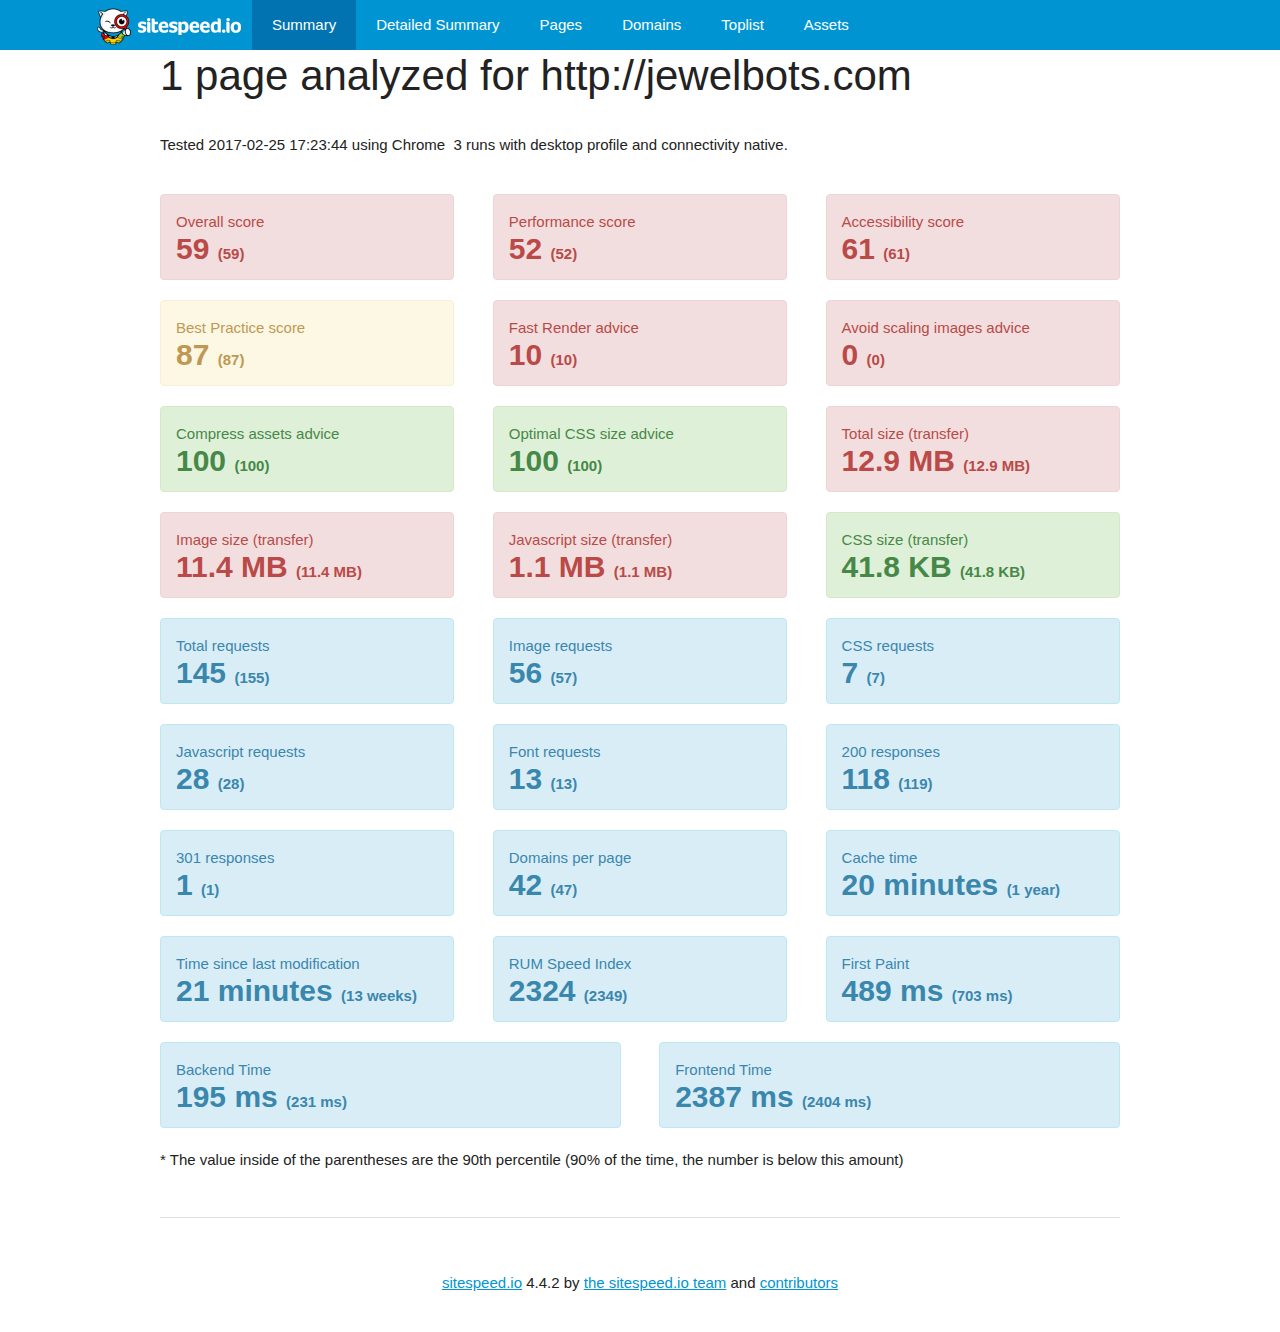
<file: sitespeed-result/jewelbots.com/2017-02-25-17-23-44/index.html>
<!DOCTYPE html><html lang="en"><head><meta charset="utf-8"><meta name="viewport" content="width=device-width, initial-scale=1"><title>Summary of the sitespeed.io result</title><meta name="description" content="Executive summary of the sitespeed.io result. Act on red/yellow/green."><meta name="robots" content="noindex"><link rel="stylesheet" href="css/index.min.css"><link rel="apple-touch-icon-precomposed" sizes="144x144" href="img/ico/sitespeed.io-144.png"><link rel="apple-touch-icon-precomposed" sizes="114x114" href="img/ico/sitespeed.io-114.png"><link rel="apple-touch-icon-precomposed" sizes="72x72" href="img/ico/sitespeed.io-72.png"><link rel="apple-touch-icon-precomposed" href="img/ico/sitespeed.io-57.png"><link rel="shortcut icon" href="img/ico/sitespeed.io.ico"></head><body><div class="darkblue nav"><div class="navgrid"><div class="logo"><a href="https://www.sitespeed.io"><img class="navbar-brand" src="img/sitespeed.io-logo.png" width="162" height="50" alt="sitespeed.io logo"></a></div><ul><li><a class="active" href="index.html">Summary</a></li><li><a href="detailed.html">Detailed Summary</a></li><li><a href="pages.html">Pages</a></li><li><a href="domains.html">Domains</a></li><li><a href="toplist.html">Toplist</a></li><li><a href="assets.html">Assets</a></li></ul></div></div><div class="container"><h2 class="url">1 page analyzed for http://jewelbots.com</h2><p class="small">Tested 2017-02-25 17:23:44 using Chrome &nbsp;3 runs with desktop profile and connectivity native.</p><div class="row"><div class="one-third column"><a class="summaries" href="help.html#overallScore"><div class="summarybox error">Overall score<div class="summarynumber">59&nbsp;<span class="summarysmall">(59)</span></div></div></a></div><div class="one-third column"><a class="summaries" href="help.html#performanceScore"><div class="summarybox error">Performance score<div class="summarynumber">52&nbsp;<span class="summarysmall">(52)</span></div></div></a></div><div class="one-third column"><a class="summaries" href="help.html#accessibilityScore"><div class="summarybox error">Accessibility score<div class="summarynumber">61&nbsp;<span class="summarysmall">(61)</span></div></div></a></div></div><div class="row"><div class="one-third column"><a class="summaries" href="help.html#bestPracticeScore"><div class="summarybox warning">Best Practice score<div class="summarynumber">87&nbsp;<span class="summarysmall">(87)</span></div></div></a></div><div class="one-third column"><a class="summaries" href="help.html#fastRender"><div class="summarybox error">Fast Render advice<div class="summarynumber">10&nbsp;<span class="summarysmall">(10)</span></div></div></a></div><div class="one-third column"><a class="summaries" href="help.html#avoidScalingImages"><div class="summarybox error">Avoid scaling images advice<div class="summarynumber">0&nbsp;<span class="summarysmall">(0)</span></div></div></a></div></div><div class="row"><div class="one-third column"><a class="summaries" href="help.html#compressAssets"><div class="summarybox ok">Compress assets advice<div class="summarynumber">100&nbsp;<span class="summarysmall">(100)</span></div></div></a></div><div class="one-third column"><a class="summaries" href="help.html#optimalCssSize"><div class="summarybox ok">Optimal CSS size advice<div class="summarynumber">100&nbsp;<span class="summarysmall">(100)</span></div></div></a></div><div class="one-third column"><a class="summaries" href="help.html#pageSize"><div class="summarybox error">Total size (transfer)<div class="summarynumber">12.9 MB&nbsp;<span class="summarysmall">(12.9 MB)</span></div></div></a></div></div><div class="row"><div class="one-third column"><a class="summaries" href="help.html#imageSize"><div class="summarybox error">Image size (transfer)<div class="summarynumber">11.4 MB&nbsp;<span class="summarysmall">(11.4 MB)</span></div></div></a></div><div class="one-third column"><a class="summaries" href="help.html#javascriptSize"><div class="summarybox error">Javascript size (transfer)<div class="summarynumber">1.1 MB&nbsp;<span class="summarysmall">(1.1 MB)</span></div></div></a></div><div class="one-third column"><a class="summaries" href="help.html#cssSize"><div class="summarybox ok">CSS size (transfer)<div class="summarynumber">41.8 KB&nbsp;<span class="summarysmall">(41.8 KB)</span></div></div></a></div></div><div class="row"><div class="one-third column"><div class="summarybox info">Total requests<div class="summarynumber">145&nbsp;<span class="summarysmall">(155)</span></div></div></div><div class="one-third column"><div class="summarybox info">Image requests<div class="summarynumber">56&nbsp;<span class="summarysmall">(57)</span></div></div></div><div class="one-third column"><div class="summarybox info">CSS requests<div class="summarynumber">7&nbsp;<span class="summarysmall">(7)</span></div></div></div></div><div class="row"><div class="one-third column"><div class="summarybox info">Javascript requests<div class="summarynumber">28&nbsp;<span class="summarysmall">(28)</span></div></div></div><div class="one-third column"><div class="summarybox info">Font requests<div class="summarynumber">13&nbsp;<span class="summarysmall">(13)</span></div></div></div><div class="one-third column"><div class="summarybox info">200 responses<div class="summarynumber">118&nbsp;<span class="summarysmall">(119)</span></div></div></div></div><div class="row"><div class="one-third column"><div class="summarybox info">301 responses<div class="summarynumber">1&nbsp;<span class="summarysmall">(1)</span></div></div></div><div class="one-third column"><div class="summarybox info">Domains per page<div class="summarynumber">42&nbsp;<span class="summarysmall">(47)</span></div></div></div><div class="one-third column"><div class="summarybox info">Cache time<div class="summarynumber">20  minutes&nbsp;<span class="summarysmall">(1  year)</span></div></div></div></div><div class="row"><div class="one-third column"><div class="summarybox info">Time since last modification<div class="summarynumber">21  minutes&nbsp;<span class="summarysmall">(13  weeks)</span></div></div></div><div class="one-third column"><a class="summaries" href="help.html#rumSpeedIndex"><div class="summarybox info">RUM Speed Index<div class="summarynumber">2324&nbsp;<span class="summarysmall">(2349)</span></div></div></a></div><div class="one-third column"><a class="summaries" href="help.html#firstPaint"><div class="summarybox info">First Paint<div class="summarynumber">489 ms&nbsp;<span class="summarysmall">(703 ms)</span></div></div></a></div></div><div class="row"><div class="one-half column"><a class="summaries" href="help.html#backEndTime"><div class="summarybox info">Backend Time<div class="summarynumber">195 ms&nbsp;<span class="summarysmall">(231 ms)</span></div></div></a></div><div class="one-half column"><a class="summaries" href="help.html#frontEndTime"><div class="summarybox info">Frontend Time<div class="summarynumber">2387 ms&nbsp;<span class="summarysmall">(2404 ms)</span></div></div></a></div></div><p class="small">* The value inside of the parentheses are the 90th percentile (90% of the time, the number is below this amount)</p><footer><hr><p><a href="https://www.sitespeed.io">sitespeed.io</a>  4.4.2  by <a href="https://www.sitespeed.io/aboutus/">the sitespeed.io team</a> and <a href="https://github.com/sitespeedio/sitespeed.io/blob/master/CONTRIBUTORS.md">contributors</a></p></footer></div><script src="js/sortable.min.js"></script></body></html>
</file>
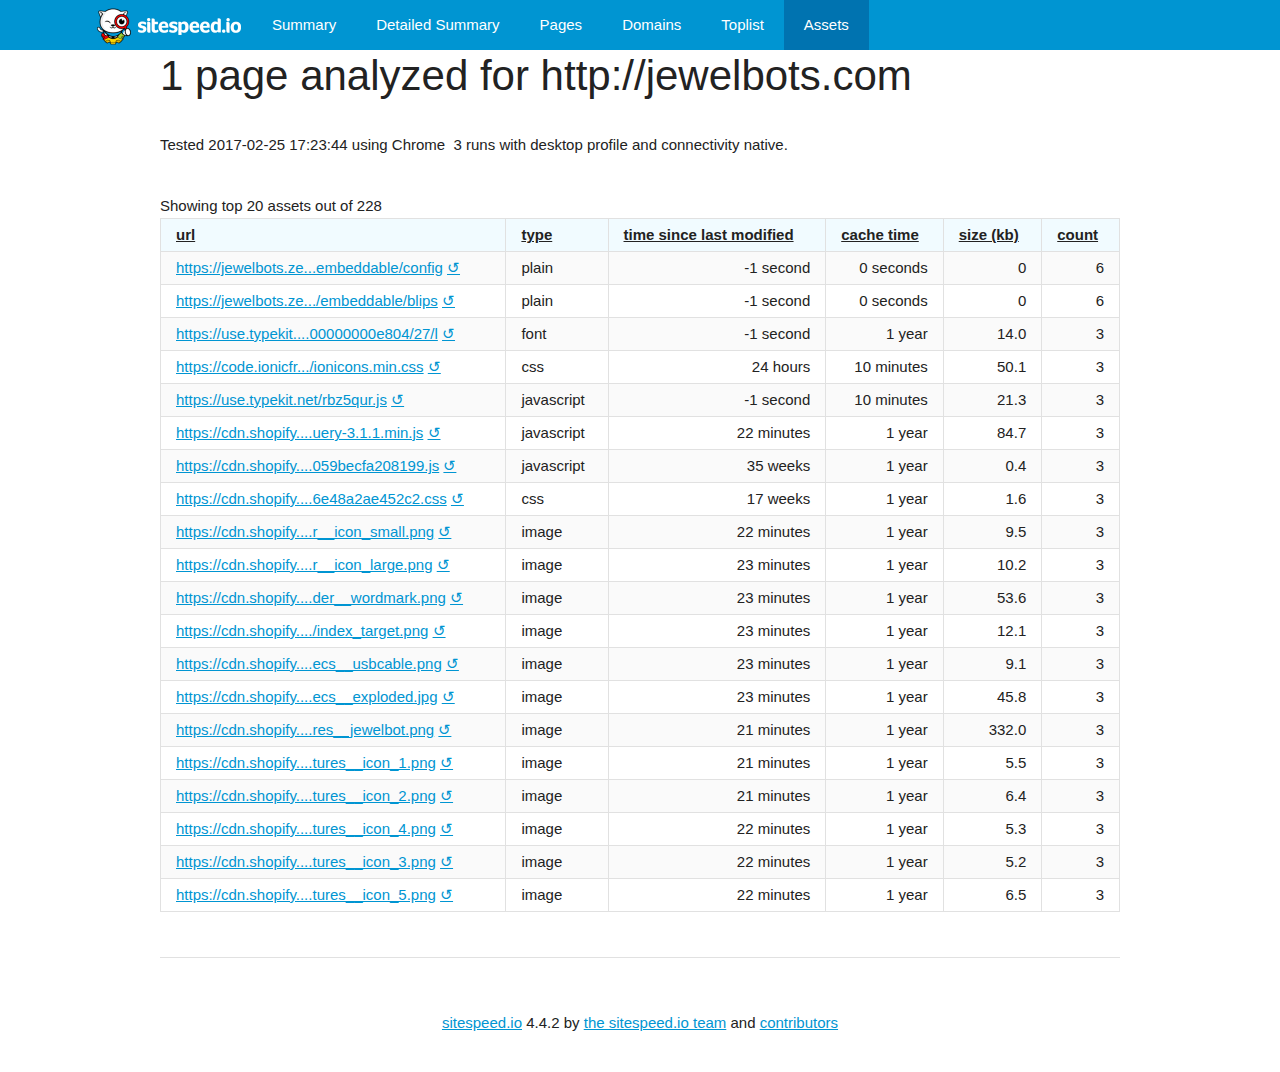
<file: sitespeed-result/jewelbots.com/2017-02-25-17-23-44/assets.html>
<!DOCTYPE html><html lang="en"><head><meta charset="utf-8"><meta name="viewport" content="width=device-width, initial-scale=1"><title>Most used assets</title><meta name="description" content="A list of the most used assets for the analyzed pages."><meta name="robots" content="noindex"><link rel="stylesheet" href="css/index.min.css"><link rel="apple-touch-icon-precomposed" sizes="144x144" href="img/ico/sitespeed.io-144.png"><link rel="apple-touch-icon-precomposed" sizes="114x114" href="img/ico/sitespeed.io-114.png"><link rel="apple-touch-icon-precomposed" sizes="72x72" href="img/ico/sitespeed.io-72.png"><link rel="apple-touch-icon-precomposed" href="img/ico/sitespeed.io-57.png"><link rel="shortcut icon" href="img/ico/sitespeed.io.ico"></head><body><div class="darkblue nav"><div class="navgrid"><div class="logo"><a href="https://www.sitespeed.io"><img class="navbar-brand" src="img/sitespeed.io-logo.png" width="162" height="50" alt="sitespeed.io logo"></a></div><ul><li><a href="index.html">Summary</a></li><li><a href="detailed.html">Detailed Summary</a></li><li><a href="pages.html">Pages</a></li><li><a href="domains.html">Domains</a></li><li><a href="toplist.html">Toplist</a></li><li><a class="active" href="assets.html">Assets</a></li></ul></div></div><div class="container"><h2 class="url">1 page analyzed for http://jewelbots.com</h2><p class="small">Tested 2017-02-25 17:23:44 using Chrome &nbsp;3 runs with desktop profile and connectivity native.</p><div>Showing top 20 assets out of 228</div><div class="responsive"><table data-sortable id="assets"><thead><tr><th>url</th><th>type</th><th>time since last modified</th><th>cache time</th><th>size (kb)</th><th>count</th></tr></thead><tr><td class="url assetsurl" data-title="URL"><a href="https://jewelbots.zendesk.com/embeddable/config">https://jewelbots.ze...embeddable/config</a>&nbsp;<a href="pages/jewelbots.com/index.html">&circlearrowleft;</a></td><td data-title="type">plain</td><td class="number" data-title="last modified" data-value="-1">-1  second</td><td class="number" data-title="cache time" data-value="0">0  seconds</td><td class="number" data-title="size" data-value="0">0</td><td class="number" data-title="count">6</td></tr><tr><td class="url assetsurl" data-title="URL"><a href="https://jewelbots.zendesk.com/embeddable/blips">https://jewelbots.ze.../embeddable/blips</a>&nbsp;<a href="pages/jewelbots.com/index.html">&circlearrowleft;</a></td><td data-title="type">plain</td><td class="number" data-title="last modified" data-value="-1">-1  second</td><td class="number" data-title="cache time" data-value="0">0  seconds</td><td class="number" data-title="size" data-value="0">0</td><td class="number" data-title="count">6</td></tr><tr><td class="url assetsurl" data-title="URL"><a href="https://use.typekit.net/af/d4486d/00000000000000000000e804/27/l?primer=7ceb210e49ade74e23101e10f006f110a0b6588c7c57777a6e3d98a38b749696&amp;fvd=i5&amp;token=QFHf2UX%2FyxI2rVb%2FyU8iCkMUo3z9fTNkRlSFoP2xLvSDjrWKvK9DmP3GlqKmK7bqSaz64j%2BsRfhfeYkoe4g7omPHgcR0vipbQDokPK4zOO4VPVmJrcTZrk8MooD%2F33pg0ygndFnarbe2s%2BwzUj8hfXqWfk1kL3hiiaixM9lYBgUomAaJJz%2FZbWCT2zcLD7wwycjIFbfN9CH67FXjcPYoCeHNc4ztguZqfAq3QnNKmwbn5rctxJ4R%2BjGA5Mf8S0F5T1Qi9OVYp17VFxY1zI1lMjCIzjn1rW%2FdPpU0X5ZsHz%2BrZ1L02vjpgTdco6TunqqpZ0vVerFHHhjeqo69k%2FAR2lEveB35uVFsO%2B3yL2OzokI%3D">https://use.typekit....00000000e804/27/l</a>&nbsp;<a href="pages/jewelbots.com/index.html">&circlearrowleft;</a></td><td data-title="type">font</td><td class="number" data-title="last modified" data-value="-1">-1  second</td><td class="number" data-title="cache time" data-value="31536000">1  year</td><td class="number" data-title="size" data-value="14296">14.0</td><td class="number" data-title="count">3</td></tr><tr><td class="url assetsurl" data-title="URL"><a href="https://code.ionicframework.com/ionicons/2.0.1/css/ionicons.min.css">https://code.ionicfr.../ionicons.min.css</a>&nbsp;<a href="pages/jewelbots.com/index.html">&circlearrowleft;</a></td><td data-title="type">css</td><td class="number" data-title="last modified" data-value="86202.534">24  hours</td><td class="number" data-title="cache time" data-value="600">10  minutes</td><td class="number" data-title="size" data-value="51284">50.1</td><td class="number" data-title="count">3</td></tr><tr><td class="url assetsurl" data-title="URL"><a href="https://use.typekit.net/rbz5qur.js">https://use.typekit.net/rbz5qur.js</a>&nbsp;<a href="pages/jewelbots.com/index.html">&circlearrowleft;</a></td><td data-title="type">javascript</td><td class="number" data-title="last modified" data-value="-1">-1  second</td><td class="number" data-title="cache time" data-value="600">10  minutes</td><td class="number" data-title="size" data-value="21774">21.3</td><td class="number" data-title="count">3</td></tr><tr><td class="url assetsurl" data-title="URL"><a href="https://cdn.shopify.com/s/files/1/0935/5176/t/10/assets/jquery-3.1.1.min.js?12813217784740707995">https://cdn.shopify....uery-3.1.1.min.js</a>&nbsp;<a href="pages/jewelbots.com/index.html">&circlearrowleft;</a></td><td data-title="type">javascript</td><td class="number" data-title="last modified" data-value="1337.534">22  minutes</td><td class="number" data-title="cache time" data-value="31557600">1  year</td><td class="number" data-title="size" data-value="86709">84.7</td><td class="number" data-title="count">3</td></tr><tr><td class="url assetsurl" data-title="URL"><a href="https://cdn.shopify.com/s/assets/themes_support/ga_urchin_forms-668547562549a84f5dfa01ef82607987f85ecbe1c8301faf25059becfa208199.js">https://cdn.shopify....059becfa208199.js</a>&nbsp;<a href="pages/jewelbots.com/index.html">&circlearrowleft;</a></td><td data-title="type">javascript</td><td class="number" data-title="last modified" data-value="21316022.534">35  weeks</td><td class="number" data-title="cache time" data-value="31557600">1  year</td><td class="number" data-title="size" data-value="389">0.4</td><td class="number" data-title="count">3</td></tr><tr><td class="url assetsurl" data-title="URL"><a href="https://cdn.shopify.com/s/assets/storefront/additional-checkout-buttons-e666b0b8a20c90d1eaafcc0f38897f2b4ab8af21f68426b37926e48a2ae452c2.css">https://cdn.shopify....6e48a2ae452c2.css</a>&nbsp;<a href="pages/jewelbots.com/index.html">&circlearrowleft;</a></td><td data-title="type">css</td><td class="number" data-title="last modified" data-value="10119073.534">17  weeks</td><td class="number" data-title="cache time" data-value="31557600">1  year</td><td class="number" data-title="size" data-value="1644">1.6</td><td class="number" data-title="count">3</td></tr><tr><td class="url assetsurl" data-title="URL"><a href="https://cdn.shopify.com/s/files/1/0935/5176/t/10/assets/JBS__section_header__icon_small.png?12813217784740707995">https://cdn.shopify....r__icon_small.png</a>&nbsp;<a href="pages/jewelbots.com/index.html">&circlearrowleft;</a></td><td data-title="type">image</td><td class="number" data-title="last modified" data-value="1334.534">22  minutes</td><td class="number" data-title="cache time" data-value="31557600">1  year</td><td class="number" data-title="size" data-value="9731">9.5</td><td class="number" data-title="count">3</td></tr><tr><td class="url assetsurl" data-title="URL"><a href="https://cdn.shopify.com/s/files/1/0935/5176/t/10/assets/JBS__section_header__icon_large.png?12813217784740707995">https://cdn.shopify....r__icon_large.png</a>&nbsp;<a href="pages/jewelbots.com/index.html">&circlearrowleft;</a></td><td data-title="type">image</td><td class="number" data-title="last modified" data-value="1384.534">23  minutes</td><td class="number" data-title="cache time" data-value="31557600">1  year</td><td class="number" data-title="size" data-value="10431">10.2</td><td class="number" data-title="count">3</td></tr><tr><td class="url assetsurl" data-title="URL"><a href="https://cdn.shopify.com/s/files/1/0935/5176/t/10/assets/JBS__section_header__wordmark.png?12813217784740707995">https://cdn.shopify....der__wordmark.png</a>&nbsp;<a href="pages/jewelbots.com/index.html">&circlearrowleft;</a></td><td data-title="type">image</td><td class="number" data-title="last modified" data-value="1381.534">23  minutes</td><td class="number" data-title="cache time" data-value="31557600">1  year</td><td class="number" data-title="size" data-value="54920">53.6</td><td class="number" data-title="count">3</td></tr><tr><td class="url assetsurl" data-title="URL"><a href="https://cdn.shopify.com/s/files/1/0935/5176/t/10/assets/index_target.png?12813217784740707995">https://cdn.shopify..../index_target.png</a>&nbsp;<a href="pages/jewelbots.com/index.html">&circlearrowleft;</a></td><td data-title="type">image</td><td class="number" data-title="last modified" data-value="1353.534">23  minutes</td><td class="number" data-title="cache time" data-value="31557600">1  year</td><td class="number" data-title="size" data-value="12389">12.1</td><td class="number" data-title="count">3</td></tr><tr><td class="url assetsurl" data-title="URL"><a href="https://cdn.shopify.com/s/files/1/0935/5176/t/10/assets/index_section_specs__usbcable.png?12813217784740707995">https://cdn.shopify....ecs__usbcable.png</a>&nbsp;<a href="pages/jewelbots.com/index.html">&circlearrowleft;</a></td><td data-title="type">image</td><td class="number" data-title="last modified" data-value="1355.534">23  minutes</td><td class="number" data-title="cache time" data-value="31557600">1  year</td><td class="number" data-title="size" data-value="9269">9.1</td><td class="number" data-title="count">3</td></tr><tr><td class="url assetsurl" data-title="URL"><a href="https://cdn.shopify.com/s/files/1/0935/5176/t/10/assets/index_section_specs__exploded.jpg?12813217784740707995">https://cdn.shopify....ecs__exploded.jpg</a>&nbsp;<a href="pages/jewelbots.com/index.html">&circlearrowleft;</a></td><td data-title="type">image</td><td class="number" data-title="last modified" data-value="1357.534">23  minutes</td><td class="number" data-title="cache time" data-value="31557600">1  year</td><td class="number" data-title="size" data-value="46936">45.8</td><td class="number" data-title="count">3</td></tr><tr><td class="url assetsurl" data-title="URL"><a href="https://cdn.shopify.com/s/files/1/0935/5176/t/10/assets/new_index_section_features__jewelbot.png?12813217784740707995">https://cdn.shopify....res__jewelbot.png</a>&nbsp;<a href="pages/jewelbots.com/index.html">&circlearrowleft;</a></td><td data-title="type">image</td><td class="number" data-title="last modified" data-value="1274.534">21  minutes</td><td class="number" data-title="cache time" data-value="31557600">1  year</td><td class="number" data-title="size" data-value="339929">332.0</td><td class="number" data-title="count">3</td></tr><tr><td class="url assetsurl" data-title="URL"><a href="https://cdn.shopify.com/s/files/1/0935/5176/t/10/assets/new_index_section_features__icon_1.png?12813217784740707995">https://cdn.shopify....tures__icon_1.png</a>&nbsp;<a href="pages/jewelbots.com/index.html">&circlearrowleft;</a></td><td data-title="type">image</td><td class="number" data-title="last modified" data-value="1284.534">21  minutes</td><td class="number" data-title="cache time" data-value="31557600">1  year</td><td class="number" data-title="size" data-value="5607">5.5</td><td class="number" data-title="count">3</td></tr><tr><td class="url assetsurl" data-title="URL"><a href="https://cdn.shopify.com/s/files/1/0935/5176/t/10/assets/new_index_section_features__icon_2.png?12813217784740707995">https://cdn.shopify....tures__icon_2.png</a>&nbsp;<a href="pages/jewelbots.com/index.html">&circlearrowleft;</a></td><td data-title="type">image</td><td class="number" data-title="last modified" data-value="1269.534">21  minutes</td><td class="number" data-title="cache time" data-value="31557600">1  year</td><td class="number" data-title="size" data-value="6568">6.4</td><td class="number" data-title="count">3</td></tr><tr><td class="url assetsurl" data-title="URL"><a href="https://cdn.shopify.com/s/files/1/0935/5176/t/10/assets/new_index_section_features__icon_4.png?12813217784740707995">https://cdn.shopify....tures__icon_4.png</a>&nbsp;<a href="pages/jewelbots.com/index.html">&circlearrowleft;</a></td><td data-title="type">image</td><td class="number" data-title="last modified" data-value="1293.534">22  minutes</td><td class="number" data-title="cache time" data-value="31557600">1  year</td><td class="number" data-title="size" data-value="5382">5.3</td><td class="number" data-title="count">3</td></tr><tr><td class="url assetsurl" data-title="URL"><a href="https://cdn.shopify.com/s/files/1/0935/5176/t/10/assets/new_index_section_features__icon_3.png?12813217784740707995">https://cdn.shopify....tures__icon_3.png</a>&nbsp;<a href="pages/jewelbots.com/index.html">&circlearrowleft;</a></td><td data-title="type">image</td><td class="number" data-title="last modified" data-value="1295.534">22  minutes</td><td class="number" data-title="cache time" data-value="31557600">1  year</td><td class="number" data-title="size" data-value="5291">5.2</td><td class="number" data-title="count">3</td></tr><tr><td class="url assetsurl" data-title="URL"><a href="https://cdn.shopify.com/s/files/1/0935/5176/t/10/assets/new_index_section_features__icon_5.png?12813217784740707995">https://cdn.shopify....tures__icon_5.png</a>&nbsp;<a href="pages/jewelbots.com/index.html">&circlearrowleft;</a></td><td data-title="type">image</td><td class="number" data-title="last modified" data-value="1291.534">22  minutes</td><td class="number" data-title="cache time" data-value="31557600">1  year</td><td class="number" data-title="size" data-value="6652">6.5</td><td class="number" data-title="count">3</td></tr></table></div><footer><hr><p><a href="https://www.sitespeed.io">sitespeed.io</a>  4.4.2  by <a href="https://www.sitespeed.io/aboutus/">the sitespeed.io team</a> and <a href="https://github.com/sitespeedio/sitespeed.io/blob/master/CONTRIBUTORS.md">contributors</a></p></footer></div><script src="js/sortable.min.js"></script></body></html>
</file>
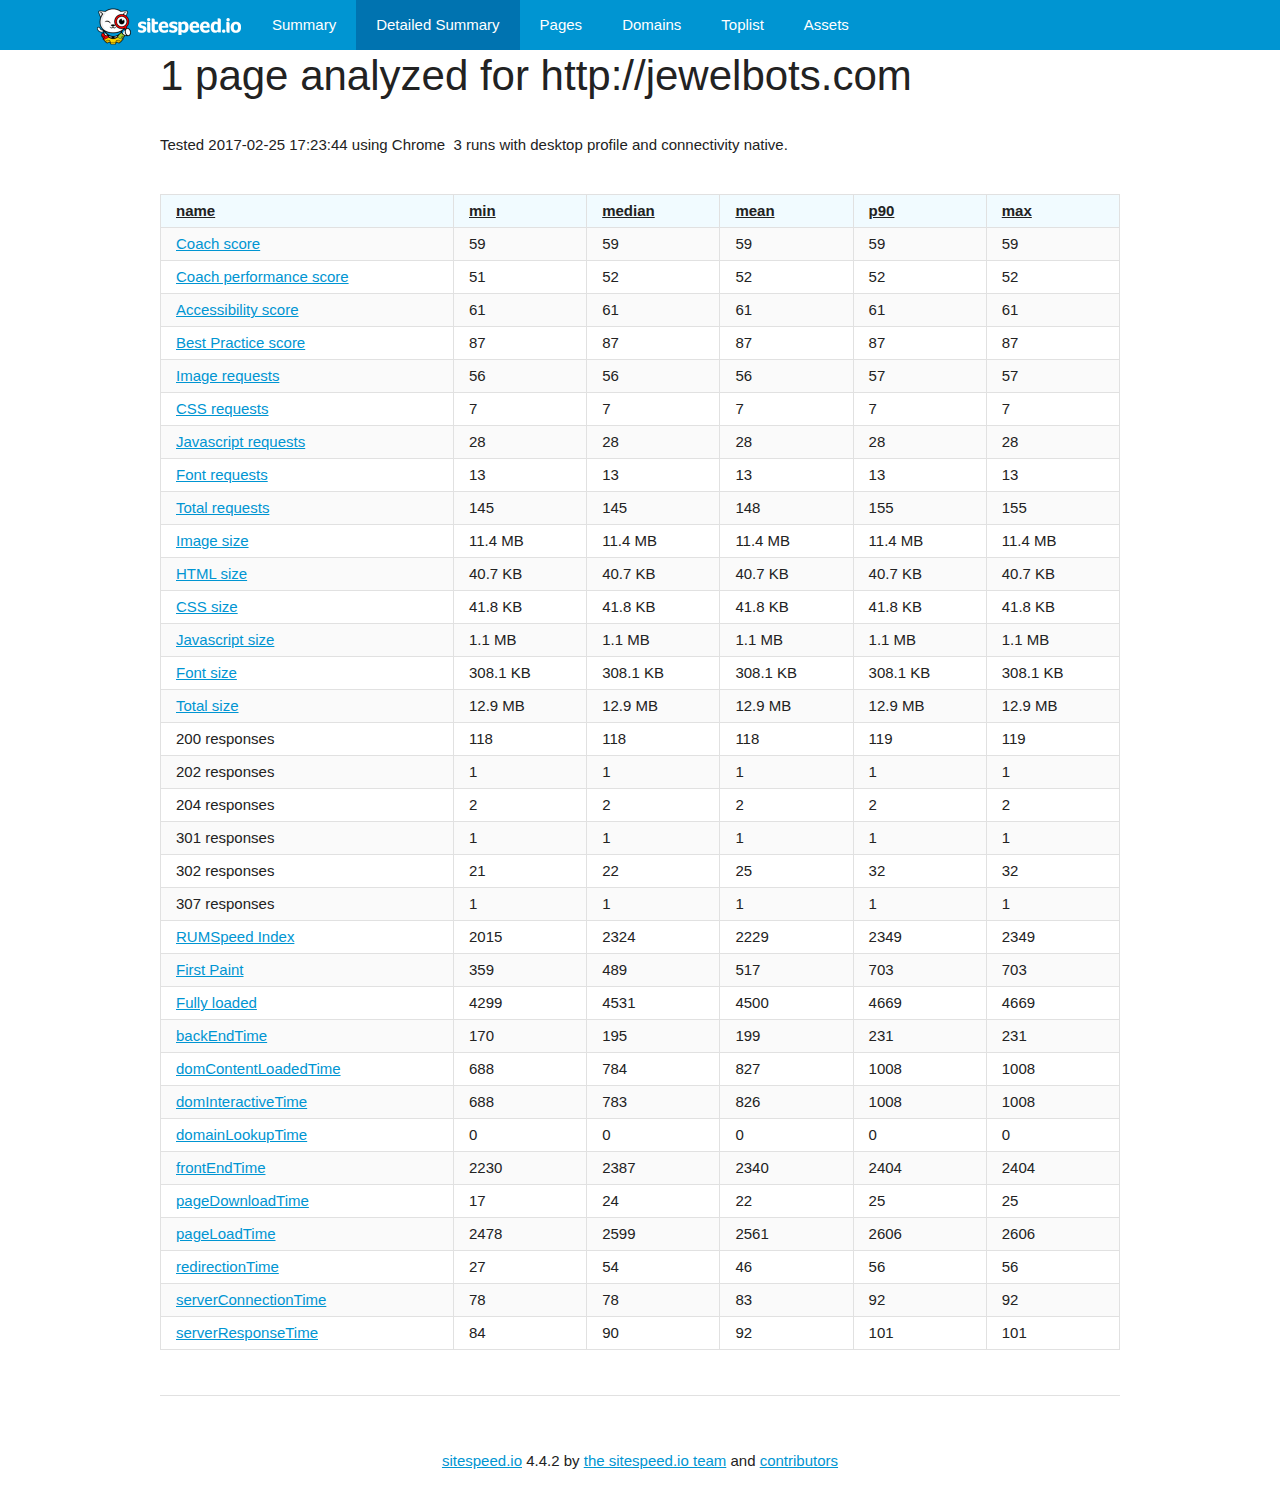
<file: sitespeed-result/jewelbots.com/2017-02-25-17-23-44/detailed.html>
<!DOCTYPE html><html lang="en"><head><meta charset="utf-8"><meta name="viewport" content="width=device-width, initial-scale=1"><title>In details summary of the sitespeed.io result.</title><meta name="description" content="Get all the details you need to fast track things you need to change."><meta name="robots" content="noindex"><link rel="stylesheet" href="css/index.min.css"><link rel="apple-touch-icon-precomposed" sizes="144x144" href="img/ico/sitespeed.io-144.png"><link rel="apple-touch-icon-precomposed" sizes="114x114" href="img/ico/sitespeed.io-114.png"><link rel="apple-touch-icon-precomposed" sizes="72x72" href="img/ico/sitespeed.io-72.png"><link rel="apple-touch-icon-precomposed" href="img/ico/sitespeed.io-57.png"><link rel="shortcut icon" href="img/ico/sitespeed.io.ico"></head><body><div class="darkblue nav"><div class="navgrid"><div class="logo"><a href="https://www.sitespeed.io"><img class="navbar-brand" src="img/sitespeed.io-logo.png" width="162" height="50" alt="sitespeed.io logo"></a></div><ul><li><a href="index.html">Summary</a></li><li><a class="active" href="detailed.html">Detailed Summary</a></li><li><a href="pages.html">Pages</a></li><li><a href="domains.html">Domains</a></li><li><a href="toplist.html">Toplist</a></li><li><a href="assets.html">Assets</a></li></ul></div></div><div class="container"><h2 class="url">1 page analyzed for http://jewelbots.com</h2><p class="small">Tested 2017-02-25 17:23:44 using Chrome &nbsp;3 runs with desktop profile and connectivity native.<div class="responsive"><table data-sortable id="detailed"><thead><tr><th>name</th><th>min</th><th>median</th><th>mean</th><th>p90</th><th>max</th></tr></thead><tr><td data-title="Metric" data-value="Coach score"><a href="help.html#overallScore">Coach score</a></td><td data-title="min" data-value="59">59</td><td data-title="median" data-value="59">59</td><td data-title="mean" data-value="59">59</td><td data-title="p90" data-value="59">59</td><td data-title="max" data-value="59">59</td></tr><tr><td data-title="Metric" data-value="Coach performance score"><a href="help.html#performanceScore">Coach performance score</a></td><td data-title="min" data-value="51">51</td><td data-title="median" data-value="52">52</td><td data-title="mean" data-value="52">52</td><td data-title="p90" data-value="52">52</td><td data-title="max" data-value="52">52</td></tr><tr><td data-title="Metric" data-value="Accessibility score"><a href="help.html#accessibilityScore">Accessibility score</a></td><td data-title="min" data-value="61">61</td><td data-title="median" data-value="61">61</td><td data-title="mean" data-value="61">61</td><td data-title="p90" data-value="61">61</td><td data-title="max" data-value="61">61</td></tr><tr><td data-title="Metric" data-value="Best Practice score"><a href="help.html#bestPracticeScore">Best Practice score</a></td><td data-title="min" data-value="87">87</td><td data-title="median" data-value="87">87</td><td data-title="mean" data-value="87">87</td><td data-title="p90" data-value="87">87</td><td data-title="max" data-value="87">87</td></tr><tr><td data-title="Metric" data-value="Image requests"><a href="help.html#imageRequestsPerPage">Image requests</a></td><td data-title="min" data-value="56">56</td><td data-title="median" data-value="56">56</td><td data-title="mean" data-value="56">56</td><td data-title="p90" data-value="57">57</td><td data-title="max" data-value="57">57</td></tr><tr><td data-title="Metric" data-value="CSS requests"><a href="help.html#cssRequestsPerPage">CSS requests</a></td><td data-title="min" data-value="7">7</td><td data-title="median" data-value="7">7</td><td data-title="mean" data-value="7">7</td><td data-title="p90" data-value="7">7</td><td data-title="max" data-value="7">7</td></tr><tr><td data-title="Metric" data-value="Javascript requests"><a href="help.html#jsRequestsPerPage">Javascript requests</a></td><td data-title="min" data-value="28">28</td><td data-title="median" data-value="28">28</td><td data-title="mean" data-value="28">28</td><td data-title="p90" data-value="28">28</td><td data-title="max" data-value="28">28</td></tr><tr><td data-title="Metric" data-value="Font requests"><a href="help.html#fontRequestsPerPage">Font requests</a></td><td data-title="min" data-value="13">13</td><td data-title="median" data-value="13">13</td><td data-title="mean" data-value="13">13</td><td data-title="p90" data-value="13">13</td><td data-title="max" data-value="13">13</td></tr><tr><td data-title="Metric" data-value="Total requests"><a href="help.html#totalRequestsPerPage">Total requests</a></td><td data-title="min" data-value="145">145</td><td data-title="median" data-value="145">145</td><td data-title="mean" data-value="148">148</td><td data-title="p90" data-value="155">155</td><td data-title="max" data-value="155">155</td></tr><tr><td data-title="Metric" data-value="Image size"><a href="help.html#imageSizePerPage">Image size</a></td><td data-title="min" data-value="11961018">11.4 MB</td><td data-title="median" data-value="11961148">11.4 MB</td><td data-title="mean" data-value="11961122">11.4 MB</td><td data-title="p90" data-value="11961200">11.4 MB</td><td data-title="max" data-value="11961200">11.4 MB</td></tr><tr><td data-title="Metric" data-value="HTML size"><a href="help.html#htmlSizePerPage">HTML size</a></td><td data-title="min" data-value="41631">40.7 KB</td><td data-title="median" data-value="41654">40.7 KB</td><td data-title="mean" data-value="41649">40.7 KB</td><td data-title="p90" data-value="41661">40.7 KB</td><td data-title="max" data-value="41661">40.7 KB</td></tr><tr><td data-title="Metric" data-value="CSS size"><a href="help.html#cssSizePerPage">CSS size</a></td><td data-title="min" data-value="42838">41.8 KB</td><td data-title="median" data-value="42838">41.8 KB</td><td data-title="mean" data-value="42838">41.8 KB</td><td data-title="p90" data-value="42839">41.8 KB</td><td data-title="max" data-value="42839">41.8 KB</td></tr><tr><td data-title="Metric" data-value="Javascript size"><a href="help.html#jsSizePerPage">Javascript size</a></td><td data-title="min" data-value="1163071">1.1 MB</td><td data-title="median" data-value="1163525">1.1 MB</td><td data-title="mean" data-value="1163524">1.1 MB</td><td data-title="p90" data-value="1163975">1.1 MB</td><td data-title="max" data-value="1163975">1.1 MB</td></tr><tr><td data-title="Metric" data-value="Font size"><a href="help.html#fontSizePerPage">Font size</a></td><td data-title="min" data-value="315504">308.1 KB</td><td data-title="median" data-value="315504">308.1 KB</td><td data-title="mean" data-value="315504">308.1 KB</td><td data-title="p90" data-value="315504">308.1 KB</td><td data-title="max" data-value="315504">308.1 KB</td></tr><tr><td data-title="Metric" data-value="Total size"><a href="help.html#totalSizePerPage">Total size</a></td><td data-title="min" data-value="13532434">12.9 MB</td><td data-title="median" data-value="13532817">12.9 MB</td><td data-title="mean" data-value="13532792">12.9 MB</td><td data-title="p90" data-value="13533124">12.9 MB</td><td data-title="max" data-value="13533124">12.9 MB</td></tr><tr><td data-title="Metric" data-value="200 responses">200 responses</td><td data-title="min" data-value="118">118</td><td data-title="median" data-value="118">118</td><td data-title="mean" data-value="118">118</td><td data-title="p90" data-value="119">119</td><td data-title="max" data-value="119">119</td></tr><tr><td data-title="Metric" data-value="202 responses">202 responses</td><td data-title="min" data-value="1">1</td><td data-title="median" data-value="1">1</td><td data-title="mean" data-value="1">1</td><td data-title="p90" data-value="1">1</td><td data-title="max" data-value="1">1</td></tr><tr><td data-title="Metric" data-value="204 responses">204 responses</td><td data-title="min" data-value="2">2</td><td data-title="median" data-value="2">2</td><td data-title="mean" data-value="2">2</td><td data-title="p90" data-value="2">2</td><td data-title="max" data-value="2">2</td></tr><tr><td data-title="Metric" data-value="301 responses">301 responses</td><td data-title="min" data-value="1">1</td><td data-title="median" data-value="1">1</td><td data-title="mean" data-value="1">1</td><td data-title="p90" data-value="1">1</td><td data-title="max" data-value="1">1</td></tr><tr><td data-title="Metric" data-value="302 responses">302 responses</td><td data-title="min" data-value="21">21</td><td data-title="median" data-value="22">22</td><td data-title="mean" data-value="25">25</td><td data-title="p90" data-value="32">32</td><td data-title="max" data-value="32">32</td></tr><tr><td data-title="Metric" data-value="307 responses">307 responses</td><td data-title="min" data-value="1">1</td><td data-title="median" data-value="1">1</td><td data-title="mean" data-value="1">1</td><td data-title="p90" data-value="1">1</td><td data-title="max" data-value="1">1</td></tr><tr><td data-title="Metric" data-value="RUMSpeed Index"><a href="help.html#rumSpeedIndex">RUMSpeed Index</a></td><td data-title="min" data-value="2015">2015</td><td data-title="median" data-value="2324">2324</td><td data-title="mean" data-value="2229">2229</td><td data-title="p90" data-value="2349">2349</td><td data-title="max" data-value="2349">2349</td></tr><tr><td data-title="Metric" data-value="First Paint"><a href="help.html#firstPaint">First Paint</a></td><td data-title="min" data-value="359">359</td><td data-title="median" data-value="489">489</td><td data-title="mean" data-value="517">517</td><td data-title="p90" data-value="703">703</td><td data-title="max" data-value="703">703</td></tr><tr><td data-title="Metric" data-value="Fully loaded"><a href="help.html#fullyLoaded">Fully loaded</a></td><td data-title="min" data-value="4299">4299</td><td data-title="median" data-value="4531">4531</td><td data-title="mean" data-value="4500">4500</td><td data-title="p90" data-value="4669">4669</td><td data-title="max" data-value="4669">4669</td></tr><tr><td data-title="Metric" data-value="backEndTime"><a href="help.html#backEndTime">backEndTime</a></td><td data-title="min" data-value="170">170</td><td data-title="median" data-value="195">195</td><td data-title="mean" data-value="199">199</td><td data-title="p90" data-value="231">231</td><td data-title="max" data-value="231">231</td></tr><tr><td data-title="Metric" data-value="domContentLoadedTime"><a href="help.html#domContentLoadedTime">domContentLoadedTime</a></td><td data-title="min" data-value="688">688</td><td data-title="median" data-value="784">784</td><td data-title="mean" data-value="827">827</td><td data-title="p90" data-value="1008">1008</td><td data-title="max" data-value="1008">1008</td></tr><tr><td data-title="Metric" data-value="domInteractiveTime"><a href="help.html#domInteractiveTime">domInteractiveTime</a></td><td data-title="min" data-value="688">688</td><td data-title="median" data-value="783">783</td><td data-title="mean" data-value="826">826</td><td data-title="p90" data-value="1008">1008</td><td data-title="max" data-value="1008">1008</td></tr><tr><td data-title="Metric" data-value="domainLookupTime"><a href="help.html#domainLookupTime">domainLookupTime</a></td><td data-title="min" data-value="0">0</td><td data-title="median" data-value="0">0</td><td data-title="mean" data-value="0">0</td><td data-title="p90" data-value="0">0</td><td data-title="max" data-value="0">0</td></tr><tr><td data-title="Metric" data-value="frontEndTime"><a href="help.html#frontEndTime">frontEndTime</a></td><td data-title="min" data-value="2230">2230</td><td data-title="median" data-value="2387">2387</td><td data-title="mean" data-value="2340">2340</td><td data-title="p90" data-value="2404">2404</td><td data-title="max" data-value="2404">2404</td></tr><tr><td data-title="Metric" data-value="pageDownloadTime"><a href="help.html#pageDownloadTime">pageDownloadTime</a></td><td data-title="min" data-value="17">17</td><td data-title="median" data-value="24">24</td><td data-title="mean" data-value="22">22</td><td data-title="p90" data-value="25">25</td><td data-title="max" data-value="25">25</td></tr><tr><td data-title="Metric" data-value="pageLoadTime"><a href="help.html#pageLoadTime">pageLoadTime</a></td><td data-title="min" data-value="2478">2478</td><td data-title="median" data-value="2599">2599</td><td data-title="mean" data-value="2561">2561</td><td data-title="p90" data-value="2606">2606</td><td data-title="max" data-value="2606">2606</td></tr><tr><td data-title="Metric" data-value="redirectionTime"><a href="help.html#redirectionTime">redirectionTime</a></td><td data-title="min" data-value="27">27</td><td data-title="median" data-value="54">54</td><td data-title="mean" data-value="46">46</td><td data-title="p90" data-value="56">56</td><td data-title="max" data-value="56">56</td></tr><tr><td data-title="Metric" data-value="serverConnectionTime"><a href="help.html#serverConnectionTime">serverConnectionTime</a></td><td data-title="min" data-value="78">78</td><td data-title="median" data-value="78">78</td><td data-title="mean" data-value="83">83</td><td data-title="p90" data-value="92">92</td><td data-title="max" data-value="92">92</td></tr><tr><td data-title="Metric" data-value="serverResponseTime"><a href="help.html#serverResponseTime">serverResponseTime</a></td><td data-title="min" data-value="84">84</td><td data-title="median" data-value="90">90</td><td data-title="mean" data-value="92">92</td><td data-title="p90" data-value="101">101</td><td data-title="max" data-value="101">101</td></tr></table></div></p><footer><hr><p><a href="https://www.sitespeed.io">sitespeed.io</a>  4.4.2  by <a href="https://www.sitespeed.io/aboutus/">the sitespeed.io team</a> and <a href="https://github.com/sitespeedio/sitespeed.io/blob/master/CONTRIBUTORS.md">contributors</a></p></footer></div><script src="js/sortable.min.js"></script></body></html>
</file>
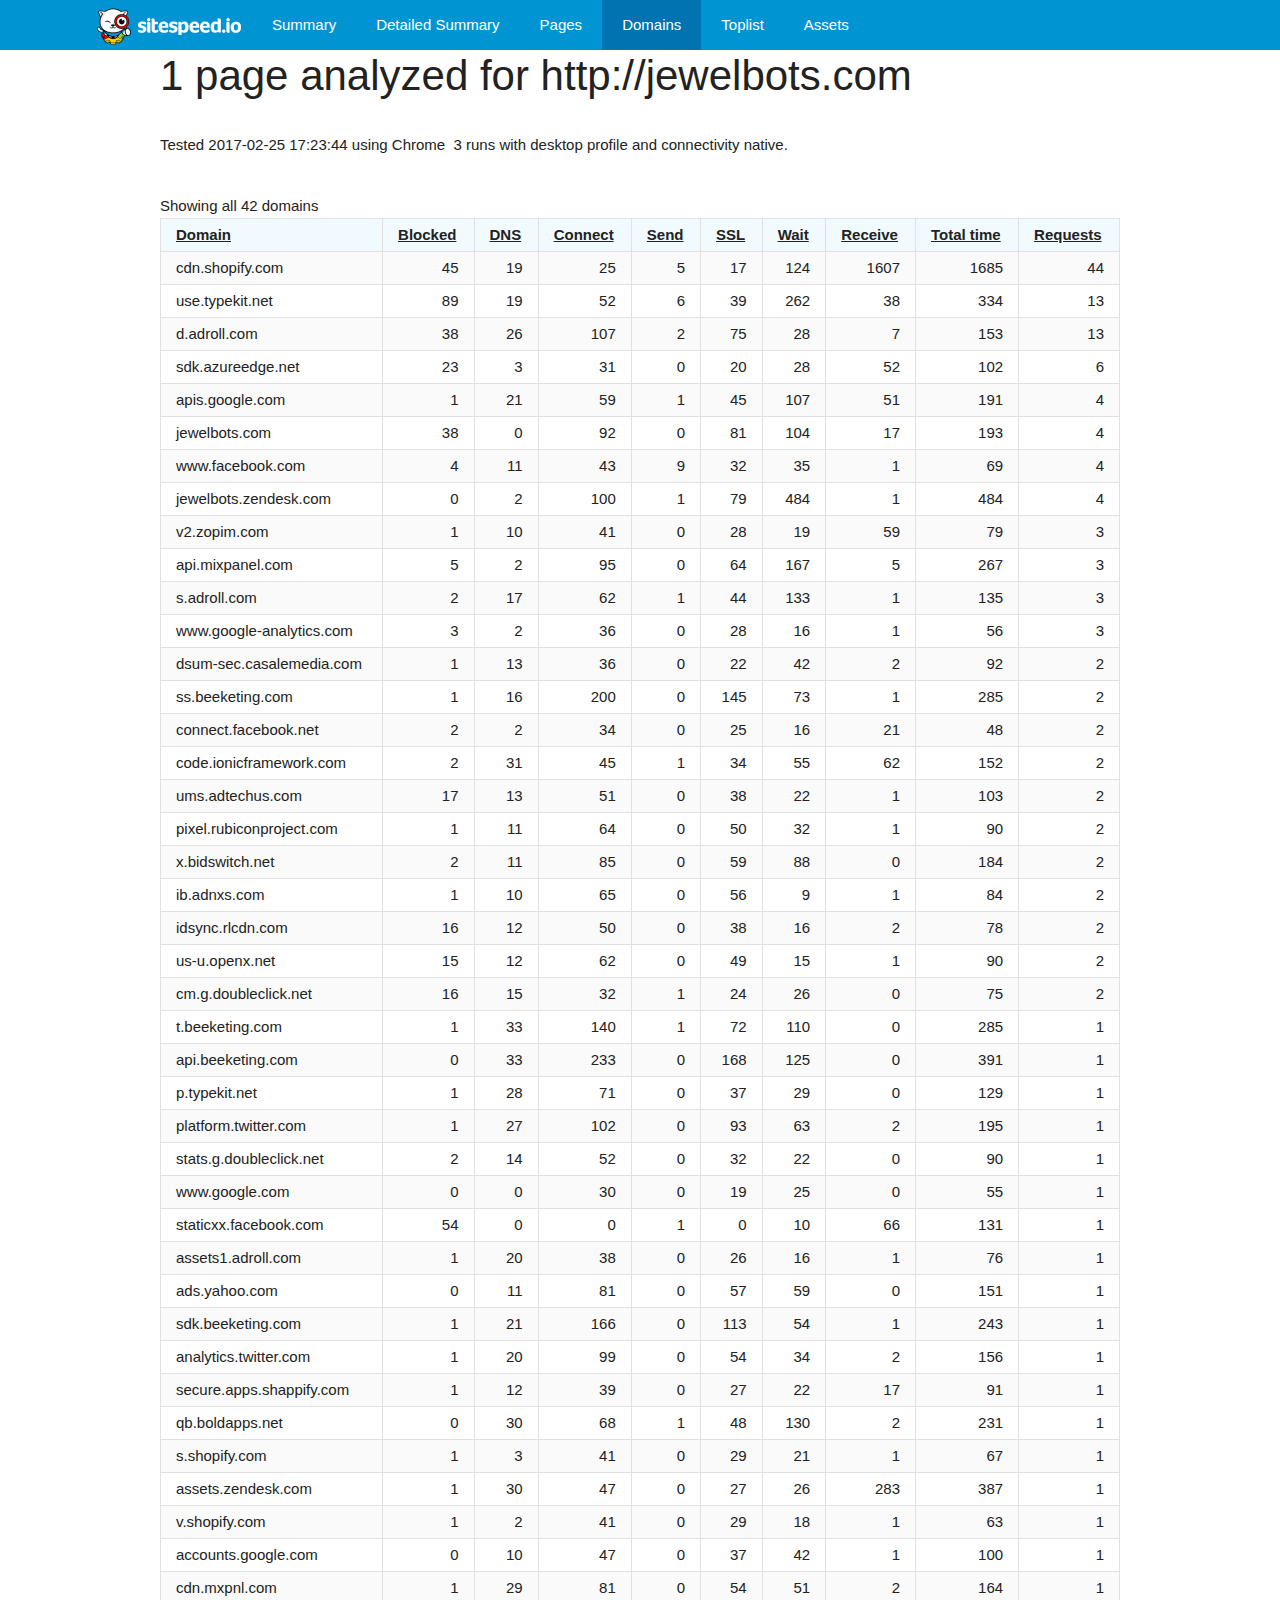
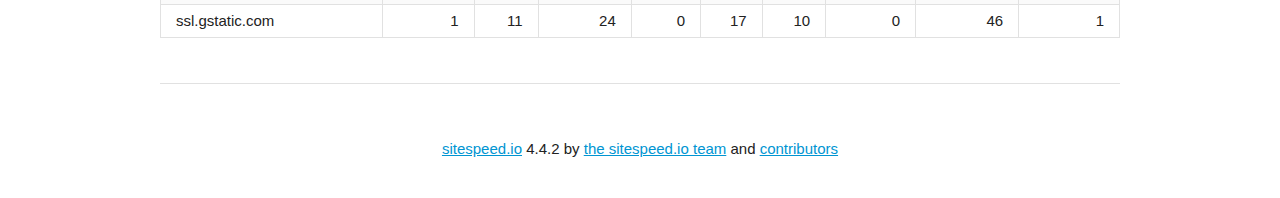
<file: sitespeed-result/jewelbots.com/2017-02-25-17-23-44/domains.html>
<!DOCTYPE html><html lang="en"><head><meta charset="utf-8"><meta name="viewport" content="width=device-width, initial-scale=1"><title>The most used domains</title><meta name="description" content="A list of the most used domains and the respective timings"><meta name="robots" content="noindex"><link rel="stylesheet" href="css/index.min.css"><link rel="apple-touch-icon-precomposed" sizes="144x144" href="img/ico/sitespeed.io-144.png"><link rel="apple-touch-icon-precomposed" sizes="114x114" href="img/ico/sitespeed.io-114.png"><link rel="apple-touch-icon-precomposed" sizes="72x72" href="img/ico/sitespeed.io-72.png"><link rel="apple-touch-icon-precomposed" href="img/ico/sitespeed.io-57.png"><link rel="shortcut icon" href="img/ico/sitespeed.io.ico"></head><body><div class="darkblue nav"><div class="navgrid"><div class="logo"><a href="https://www.sitespeed.io"><img class="navbar-brand" src="img/sitespeed.io-logo.png" width="162" height="50" alt="sitespeed.io logo"></a></div><ul><li><a href="index.html">Summary</a></li><li><a href="detailed.html">Detailed Summary</a></li><li><a href="pages.html">Pages</a></li><li><a class="active" href="domains.html">Domains</a></li><li><a href="toplist.html">Toplist</a></li><li><a href="assets.html">Assets</a></li></ul></div></div><div class="container"><h2 class="url">1 page analyzed for http://jewelbots.com</h2><p class="small">Tested 2017-02-25 17:23:44 using Chrome &nbsp;3 runs with desktop profile and connectivity native.</p><div>Showing all 42 domains</div><div class="responsive"><table data-sortable id="domains"><thead><tr><th>Domain</th><th>Blocked</th><th>DNS</th><th>Connect</th><th>Send</th><th>SSL</th><th>Wait</th><th>Receive</th><th>Total time</th><th>Requests</th></tr></thead><tr><td class="url assetsurl" data-title="Domain">cdn.shopify.com</td><td class="number" data-title="Blocked" data-value="45">45</td><td class="number" data-title="DNS" data-value="19">19</td><td class="number" data-title="Connect" data-value="25">25</td><td class="number" data-title="Send" data-value="5">5</td><td class="number" data-title="SSL" data-value="17">17</td><td class="number" data-title="Wait" data-value="124">124</td><td class="number" data-title="Receive" data-value="1607">1607</td><td class="number" data-title="Total time" data-value="1685">1685</td><td class="number" data-title="Requests">44</td></tr><tr><td class="url assetsurl" data-title="Domain">use.typekit.net</td><td class="number" data-title="Blocked" data-value="89">89</td><td class="number" data-title="DNS" data-value="19">19</td><td class="number" data-title="Connect" data-value="52">52</td><td class="number" data-title="Send" data-value="6">6</td><td class="number" data-title="SSL" data-value="39">39</td><td class="number" data-title="Wait" data-value="262">262</td><td class="number" data-title="Receive" data-value="38">38</td><td class="number" data-title="Total time" data-value="334">334</td><td class="number" data-title="Requests">13</td></tr><tr><td class="url assetsurl" data-title="Domain">d.adroll.com</td><td class="number" data-title="Blocked" data-value="38">38</td><td class="number" data-title="DNS" data-value="26">26</td><td class="number" data-title="Connect" data-value="107">107</td><td class="number" data-title="Send" data-value="2">2</td><td class="number" data-title="SSL" data-value="75">75</td><td class="number" data-title="Wait" data-value="28">28</td><td class="number" data-title="Receive" data-value="7">7</td><td class="number" data-title="Total time" data-value="153">153</td><td class="number" data-title="Requests">13</td></tr><tr><td class="url assetsurl" data-title="Domain">sdk.azureedge.net</td><td class="number" data-title="Blocked" data-value="23">23</td><td class="number" data-title="DNS" data-value="3">3</td><td class="number" data-title="Connect" data-value="31">31</td><td class="number" data-title="Send" data-value="0">0</td><td class="number" data-title="SSL" data-value="20">20</td><td class="number" data-title="Wait" data-value="28">28</td><td class="number" data-title="Receive" data-value="52">52</td><td class="number" data-title="Total time" data-value="102">102</td><td class="number" data-title="Requests">6</td></tr><tr><td class="url assetsurl" data-title="Domain">apis.google.com</td><td class="number" data-title="Blocked" data-value="1">1</td><td class="number" data-title="DNS" data-value="21">21</td><td class="number" data-title="Connect" data-value="59">59</td><td class="number" data-title="Send" data-value="1">1</td><td class="number" data-title="SSL" data-value="45">45</td><td class="number" data-title="Wait" data-value="107">107</td><td class="number" data-title="Receive" data-value="51">51</td><td class="number" data-title="Total time" data-value="191">191</td><td class="number" data-title="Requests">4</td></tr><tr><td class="url assetsurl" data-title="Domain">jewelbots.com</td><td class="number" data-title="Blocked" data-value="38">38</td><td class="number" data-title="DNS" data-value="0">0</td><td class="number" data-title="Connect" data-value="92">92</td><td class="number" data-title="Send" data-value="0">0</td><td class="number" data-title="SSL" data-value="81">81</td><td class="number" data-title="Wait" data-value="104">104</td><td class="number" data-title="Receive" data-value="17">17</td><td class="number" data-title="Total time" data-value="193">193</td><td class="number" data-title="Requests">4</td></tr><tr><td class="url assetsurl" data-title="Domain">www.facebook.com</td><td class="number" data-title="Blocked" data-value="4">4</td><td class="number" data-title="DNS" data-value="11">11</td><td class="number" data-title="Connect" data-value="43">43</td><td class="number" data-title="Send" data-value="9">9</td><td class="number" data-title="SSL" data-value="32">32</td><td class="number" data-title="Wait" data-value="35">35</td><td class="number" data-title="Receive" data-value="1">1</td><td class="number" data-title="Total time" data-value="69">69</td><td class="number" data-title="Requests">4</td></tr><tr><td class="url assetsurl" data-title="Domain">jewelbots.zendesk.com</td><td class="number" data-title="Blocked" data-value="0">0</td><td class="number" data-title="DNS" data-value="2">2</td><td class="number" data-title="Connect" data-value="100">100</td><td class="number" data-title="Send" data-value="1">1</td><td class="number" data-title="SSL" data-value="79">79</td><td class="number" data-title="Wait" data-value="484">484</td><td class="number" data-title="Receive" data-value="1">1</td><td class="number" data-title="Total time" data-value="484">484</td><td class="number" data-title="Requests">4</td></tr><tr><td class="url assetsurl" data-title="Domain">v2.zopim.com</td><td class="number" data-title="Blocked" data-value="1">1</td><td class="number" data-title="DNS" data-value="10">10</td><td class="number" data-title="Connect" data-value="41">41</td><td class="number" data-title="Send" data-value="0">0</td><td class="number" data-title="SSL" data-value="28">28</td><td class="number" data-title="Wait" data-value="19">19</td><td class="number" data-title="Receive" data-value="59">59</td><td class="number" data-title="Total time" data-value="79">79</td><td class="number" data-title="Requests">3</td></tr><tr><td class="url assetsurl" data-title="Domain">api.mixpanel.com</td><td class="number" data-title="Blocked" data-value="5">5</td><td class="number" data-title="DNS" data-value="2">2</td><td class="number" data-title="Connect" data-value="95">95</td><td class="number" data-title="Send" data-value="0">0</td><td class="number" data-title="SSL" data-value="64">64</td><td class="number" data-title="Wait" data-value="167">167</td><td class="number" data-title="Receive" data-value="5">5</td><td class="number" data-title="Total time" data-value="267">267</td><td class="number" data-title="Requests">3</td></tr><tr><td class="url assetsurl" data-title="Domain">s.adroll.com</td><td class="number" data-title="Blocked" data-value="2">2</td><td class="number" data-title="DNS" data-value="17">17</td><td class="number" data-title="Connect" data-value="62">62</td><td class="number" data-title="Send" data-value="1">1</td><td class="number" data-title="SSL" data-value="44">44</td><td class="number" data-title="Wait" data-value="133">133</td><td class="number" data-title="Receive" data-value="1">1</td><td class="number" data-title="Total time" data-value="135">135</td><td class="number" data-title="Requests">3</td></tr><tr><td class="url assetsurl" data-title="Domain">www.google-analytics.com</td><td class="number" data-title="Blocked" data-value="3">3</td><td class="number" data-title="DNS" data-value="2">2</td><td class="number" data-title="Connect" data-value="36">36</td><td class="number" data-title="Send" data-value="0">0</td><td class="number" data-title="SSL" data-value="28">28</td><td class="number" data-title="Wait" data-value="16">16</td><td class="number" data-title="Receive" data-value="1">1</td><td class="number" data-title="Total time" data-value="56">56</td><td class="number" data-title="Requests">3</td></tr><tr><td class="url assetsurl" data-title="Domain">dsum-sec.casalemedia.com</td><td class="number" data-title="Blocked" data-value="1">1</td><td class="number" data-title="DNS" data-value="13">13</td><td class="number" data-title="Connect" data-value="36">36</td><td class="number" data-title="Send" data-value="0">0</td><td class="number" data-title="SSL" data-value="22">22</td><td class="number" data-title="Wait" data-value="42">42</td><td class="number" data-title="Receive" data-value="2">2</td><td class="number" data-title="Total time" data-value="92">92</td><td class="number" data-title="Requests">2</td></tr><tr><td class="url assetsurl" data-title="Domain">ss.beeketing.com</td><td class="number" data-title="Blocked" data-value="1">1</td><td class="number" data-title="DNS" data-value="16">16</td><td class="number" data-title="Connect" data-value="200">200</td><td class="number" data-title="Send" data-value="0">0</td><td class="number" data-title="SSL" data-value="145">145</td><td class="number" data-title="Wait" data-value="73">73</td><td class="number" data-title="Receive" data-value="1">1</td><td class="number" data-title="Total time" data-value="285">285</td><td class="number" data-title="Requests">2</td></tr><tr><td class="url assetsurl" data-title="Domain">connect.facebook.net</td><td class="number" data-title="Blocked" data-value="2">2</td><td class="number" data-title="DNS" data-value="2">2</td><td class="number" data-title="Connect" data-value="34">34</td><td class="number" data-title="Send" data-value="0">0</td><td class="number" data-title="SSL" data-value="25">25</td><td class="number" data-title="Wait" data-value="16">16</td><td class="number" data-title="Receive" data-value="21">21</td><td class="number" data-title="Total time" data-value="48">48</td><td class="number" data-title="Requests">2</td></tr><tr><td class="url assetsurl" data-title="Domain">code.ionicframework.com</td><td class="number" data-title="Blocked" data-value="2">2</td><td class="number" data-title="DNS" data-value="31">31</td><td class="number" data-title="Connect" data-value="45">45</td><td class="number" data-title="Send" data-value="1">1</td><td class="number" data-title="SSL" data-value="34">34</td><td class="number" data-title="Wait" data-value="55">55</td><td class="number" data-title="Receive" data-value="62">62</td><td class="number" data-title="Total time" data-value="152">152</td><td class="number" data-title="Requests">2</td></tr><tr><td class="url assetsurl" data-title="Domain">ums.adtechus.com</td><td class="number" data-title="Blocked" data-value="17">17</td><td class="number" data-title="DNS" data-value="13">13</td><td class="number" data-title="Connect" data-value="51">51</td><td class="number" data-title="Send" data-value="0">0</td><td class="number" data-title="SSL" data-value="38">38</td><td class="number" data-title="Wait" data-value="22">22</td><td class="number" data-title="Receive" data-value="1">1</td><td class="number" data-title="Total time" data-value="103">103</td><td class="number" data-title="Requests">2</td></tr><tr><td class="url assetsurl" data-title="Domain">pixel.rubiconproject.com</td><td class="number" data-title="Blocked" data-value="1">1</td><td class="number" data-title="DNS" data-value="11">11</td><td class="number" data-title="Connect" data-value="64">64</td><td class="number" data-title="Send" data-value="0">0</td><td class="number" data-title="SSL" data-value="50">50</td><td class="number" data-title="Wait" data-value="32">32</td><td class="number" data-title="Receive" data-value="1">1</td><td class="number" data-title="Total time" data-value="90">90</td><td class="number" data-title="Requests">2</td></tr><tr><td class="url assetsurl" data-title="Domain">x.bidswitch.net</td><td class="number" data-title="Blocked" data-value="2">2</td><td class="number" data-title="DNS" data-value="11">11</td><td class="number" data-title="Connect" data-value="85">85</td><td class="number" data-title="Send" data-value="0">0</td><td class="number" data-title="SSL" data-value="59">59</td><td class="number" data-title="Wait" data-value="88">88</td><td class="number" data-title="Receive" data-value="0">0</td><td class="number" data-title="Total time" data-value="184">184</td><td class="number" data-title="Requests">2</td></tr><tr><td class="url assetsurl" data-title="Domain">ib.adnxs.com</td><td class="number" data-title="Blocked" data-value="1">1</td><td class="number" data-title="DNS" data-value="10">10</td><td class="number" data-title="Connect" data-value="65">65</td><td class="number" data-title="Send" data-value="0">0</td><td class="number" data-title="SSL" data-value="56">56</td><td class="number" data-title="Wait" data-value="9">9</td><td class="number" data-title="Receive" data-value="1">1</td><td class="number" data-title="Total time" data-value="84">84</td><td class="number" data-title="Requests">2</td></tr><tr><td class="url assetsurl" data-title="Domain">idsync.rlcdn.com</td><td class="number" data-title="Blocked" data-value="16">16</td><td class="number" data-title="DNS" data-value="12">12</td><td class="number" data-title="Connect" data-value="50">50</td><td class="number" data-title="Send" data-value="0">0</td><td class="number" data-title="SSL" data-value="38">38</td><td class="number" data-title="Wait" data-value="16">16</td><td class="number" data-title="Receive" data-value="2">2</td><td class="number" data-title="Total time" data-value="78">78</td><td class="number" data-title="Requests">2</td></tr><tr><td class="url assetsurl" data-title="Domain">us-u.openx.net</td><td class="number" data-title="Blocked" data-value="15">15</td><td class="number" data-title="DNS" data-value="12">12</td><td class="number" data-title="Connect" data-value="62">62</td><td class="number" data-title="Send" data-value="0">0</td><td class="number" data-title="SSL" data-value="49">49</td><td class="number" data-title="Wait" data-value="15">15</td><td class="number" data-title="Receive" data-value="1">1</td><td class="number" data-title="Total time" data-value="90">90</td><td class="number" data-title="Requests">2</td></tr><tr><td class="url assetsurl" data-title="Domain">cm.g.doubleclick.net</td><td class="number" data-title="Blocked" data-value="16">16</td><td class="number" data-title="DNS" data-value="15">15</td><td class="number" data-title="Connect" data-value="32">32</td><td class="number" data-title="Send" data-value="1">1</td><td class="number" data-title="SSL" data-value="24">24</td><td class="number" data-title="Wait" data-value="26">26</td><td class="number" data-title="Receive" data-value="0">0</td><td class="number" data-title="Total time" data-value="75">75</td><td class="number" data-title="Requests">2</td></tr><tr><td class="url assetsurl" data-title="Domain">t.beeketing.com</td><td class="number" data-title="Blocked" data-value="1">1</td><td class="number" data-title="DNS" data-value="33">33</td><td class="number" data-title="Connect" data-value="140">140</td><td class="number" data-title="Send" data-value="1">1</td><td class="number" data-title="SSL" data-value="72">72</td><td class="number" data-title="Wait" data-value="110">110</td><td class="number" data-title="Receive" data-value="0">0</td><td class="number" data-title="Total time" data-value="285">285</td><td class="number" data-title="Requests">1</td></tr><tr><td class="url assetsurl" data-title="Domain">api.beeketing.com</td><td class="number" data-title="Blocked" data-value="0">0</td><td class="number" data-title="DNS" data-value="33">33</td><td class="number" data-title="Connect" data-value="233">233</td><td class="number" data-title="Send" data-value="0">0</td><td class="number" data-title="SSL" data-value="168">168</td><td class="number" data-title="Wait" data-value="125">125</td><td class="number" data-title="Receive" data-value="0">0</td><td class="number" data-title="Total time" data-value="391">391</td><td class="number" data-title="Requests">1</td></tr><tr><td class="url assetsurl" data-title="Domain">p.typekit.net</td><td class="number" data-title="Blocked" data-value="1">1</td><td class="number" data-title="DNS" data-value="28">28</td><td class="number" data-title="Connect" data-value="71">71</td><td class="number" data-title="Send" data-value="0">0</td><td class="number" data-title="SSL" data-value="37">37</td><td class="number" data-title="Wait" data-value="29">29</td><td class="number" data-title="Receive" data-value="0">0</td><td class="number" data-title="Total time" data-value="129">129</td><td class="number" data-title="Requests">1</td></tr><tr><td class="url assetsurl" data-title="Domain">platform.twitter.com</td><td class="number" data-title="Blocked" data-value="1">1</td><td class="number" data-title="DNS" data-value="27">27</td><td class="number" data-title="Connect" data-value="102">102</td><td class="number" data-title="Send" data-value="0">0</td><td class="number" data-title="SSL" data-value="93">93</td><td class="number" data-title="Wait" data-value="63">63</td><td class="number" data-title="Receive" data-value="2">2</td><td class="number" data-title="Total time" data-value="195">195</td><td class="number" data-title="Requests">1</td></tr><tr><td class="url assetsurl" data-title="Domain">stats.g.doubleclick.net</td><td class="number" data-title="Blocked" data-value="2">2</td><td class="number" data-title="DNS" data-value="14">14</td><td class="number" data-title="Connect" data-value="52">52</td><td class="number" data-title="Send" data-value="0">0</td><td class="number" data-title="SSL" data-value="32">32</td><td class="number" data-title="Wait" data-value="22">22</td><td class="number" data-title="Receive" data-value="0">0</td><td class="number" data-title="Total time" data-value="90">90</td><td class="number" data-title="Requests">1</td></tr><tr><td class="url assetsurl" data-title="Domain">www.google.com</td><td class="number" data-title="Blocked" data-value="0">0</td><td class="number" data-title="DNS" data-value="0">0</td><td class="number" data-title="Connect" data-value="30">30</td><td class="number" data-title="Send" data-value="0">0</td><td class="number" data-title="SSL" data-value="19">19</td><td class="number" data-title="Wait" data-value="25">25</td><td class="number" data-title="Receive" data-value="0">0</td><td class="number" data-title="Total time" data-value="55">55</td><td class="number" data-title="Requests">1</td></tr><tr><td class="url assetsurl" data-title="Domain">staticxx.facebook.com</td><td class="number" data-title="Blocked" data-value="54">54</td><td class="number" data-title="DNS" data-value="0">0</td><td class="number" data-title="Connect" data-value="0">0</td><td class="number" data-title="Send" data-value="1">1</td><td class="number" data-title="SSL" data-value="0">0</td><td class="number" data-title="Wait" data-value="10">10</td><td class="number" data-title="Receive" data-value="66">66</td><td class="number" data-title="Total time" data-value="131">131</td><td class="number" data-title="Requests">1</td></tr><tr><td class="url assetsurl" data-title="Domain">assets1.adroll.com</td><td class="number" data-title="Blocked" data-value="1">1</td><td class="number" data-title="DNS" data-value="20">20</td><td class="number" data-title="Connect" data-value="38">38</td><td class="number" data-title="Send" data-value="0">0</td><td class="number" data-title="SSL" data-value="26">26</td><td class="number" data-title="Wait" data-value="16">16</td><td class="number" data-title="Receive" data-value="1">1</td><td class="number" data-title="Total time" data-value="76">76</td><td class="number" data-title="Requests">1</td></tr><tr><td class="url assetsurl" data-title="Domain">ads.yahoo.com</td><td class="number" data-title="Blocked" data-value="0">0</td><td class="number" data-title="DNS" data-value="11">11</td><td class="number" data-title="Connect" data-value="81">81</td><td class="number" data-title="Send" data-value="0">0</td><td class="number" data-title="SSL" data-value="57">57</td><td class="number" data-title="Wait" data-value="59">59</td><td class="number" data-title="Receive" data-value="0">0</td><td class="number" data-title="Total time" data-value="151">151</td><td class="number" data-title="Requests">1</td></tr><tr><td class="url assetsurl" data-title="Domain">sdk.beeketing.com</td><td class="number" data-title="Blocked" data-value="1">1</td><td class="number" data-title="DNS" data-value="21">21</td><td class="number" data-title="Connect" data-value="166">166</td><td class="number" data-title="Send" data-value="0">0</td><td class="number" data-title="SSL" data-value="113">113</td><td class="number" data-title="Wait" data-value="54">54</td><td class="number" data-title="Receive" data-value="1">1</td><td class="number" data-title="Total time" data-value="243">243</td><td class="number" data-title="Requests">1</td></tr><tr><td class="url assetsurl" data-title="Domain">analytics.twitter.com</td><td class="number" data-title="Blocked" data-value="1">1</td><td class="number" data-title="DNS" data-value="20">20</td><td class="number" data-title="Connect" data-value="99">99</td><td class="number" data-title="Send" data-value="0">0</td><td class="number" data-title="SSL" data-value="54">54</td><td class="number" data-title="Wait" data-value="34">34</td><td class="number" data-title="Receive" data-value="2">2</td><td class="number" data-title="Total time" data-value="156">156</td><td class="number" data-title="Requests">1</td></tr><tr><td class="url assetsurl" data-title="Domain">secure.apps.shappify.com</td><td class="number" data-title="Blocked" data-value="1">1</td><td class="number" data-title="DNS" data-value="12">12</td><td class="number" data-title="Connect" data-value="39">39</td><td class="number" data-title="Send" data-value="0">0</td><td class="number" data-title="SSL" data-value="27">27</td><td class="number" data-title="Wait" data-value="22">22</td><td class="number" data-title="Receive" data-value="17">17</td><td class="number" data-title="Total time" data-value="91">91</td><td class="number" data-title="Requests">1</td></tr><tr><td class="url assetsurl" data-title="Domain">qb.boldapps.net</td><td class="number" data-title="Blocked" data-value="0">0</td><td class="number" data-title="DNS" data-value="30">30</td><td class="number" data-title="Connect" data-value="68">68</td><td class="number" data-title="Send" data-value="1">1</td><td class="number" data-title="SSL" data-value="48">48</td><td class="number" data-title="Wait" data-value="130">130</td><td class="number" data-title="Receive" data-value="2">2</td><td class="number" data-title="Total time" data-value="231">231</td><td class="number" data-title="Requests">1</td></tr><tr><td class="url assetsurl" data-title="Domain">s.shopify.com</td><td class="number" data-title="Blocked" data-value="1">1</td><td class="number" data-title="DNS" data-value="3">3</td><td class="number" data-title="Connect" data-value="41">41</td><td class="number" data-title="Send" data-value="0">0</td><td class="number" data-title="SSL" data-value="29">29</td><td class="number" data-title="Wait" data-value="21">21</td><td class="number" data-title="Receive" data-value="1">1</td><td class="number" data-title="Total time" data-value="67">67</td><td class="number" data-title="Requests">1</td></tr><tr><td class="url assetsurl" data-title="Domain">assets.zendesk.com</td><td class="number" data-title="Blocked" data-value="1">1</td><td class="number" data-title="DNS" data-value="30">30</td><td class="number" data-title="Connect" data-value="47">47</td><td class="number" data-title="Send" data-value="0">0</td><td class="number" data-title="SSL" data-value="27">27</td><td class="number" data-title="Wait" data-value="26">26</td><td class="number" data-title="Receive" data-value="283">283</td><td class="number" data-title="Total time" data-value="387">387</td><td class="number" data-title="Requests">1</td></tr><tr><td class="url assetsurl" data-title="Domain">v.shopify.com</td><td class="number" data-title="Blocked" data-value="1">1</td><td class="number" data-title="DNS" data-value="2">2</td><td class="number" data-title="Connect" data-value="41">41</td><td class="number" data-title="Send" data-value="0">0</td><td class="number" data-title="SSL" data-value="29">29</td><td class="number" data-title="Wait" data-value="18">18</td><td class="number" data-title="Receive" data-value="1">1</td><td class="number" data-title="Total time" data-value="63">63</td><td class="number" data-title="Requests">1</td></tr><tr><td class="url assetsurl" data-title="Domain">accounts.google.com</td><td class="number" data-title="Blocked" data-value="0">0</td><td class="number" data-title="DNS" data-value="10">10</td><td class="number" data-title="Connect" data-value="47">47</td><td class="number" data-title="Send" data-value="0">0</td><td class="number" data-title="SSL" data-value="37">37</td><td class="number" data-title="Wait" data-value="42">42</td><td class="number" data-title="Receive" data-value="1">1</td><td class="number" data-title="Total time" data-value="100">100</td><td class="number" data-title="Requests">1</td></tr><tr><td class="url assetsurl" data-title="Domain">cdn.mxpnl.com</td><td class="number" data-title="Blocked" data-value="1">1</td><td class="number" data-title="DNS" data-value="29">29</td><td class="number" data-title="Connect" data-value="81">81</td><td class="number" data-title="Send" data-value="0">0</td><td class="number" data-title="SSL" data-value="54">54</td><td class="number" data-title="Wait" data-value="51">51</td><td class="number" data-title="Receive" data-value="2">2</td><td class="number" data-title="Total time" data-value="164">164</td><td class="number" data-title="Requests">1</td></tr><tr><td class="url assetsurl" data-title="Domain">ssl.gstatic.com</td><td class="number" data-title="Blocked" data-value="1">1</td><td class="number" data-title="DNS" data-value="11">11</td><td class="number" data-title="Connect" data-value="24">24</td><td class="number" data-title="Send" data-value="0">0</td><td class="number" data-title="SSL" data-value="17">17</td><td class="number" data-title="Wait" data-value="10">10</td><td class="number" data-title="Receive" data-value="0">0</td><td class="number" data-title="Total time" data-value="46">46</td><td class="number" data-title="Requests">1</td></tr></table></div><footer><hr><p><a href="https://www.sitespeed.io">sitespeed.io</a>  4.4.2  by <a href="https://www.sitespeed.io/aboutus/">the sitespeed.io team</a> and <a href="https://github.com/sitespeedio/sitespeed.io/blob/master/CONTRIBUTORS.md">contributors</a></p></footer></div><script src="js/sortable.min.js"></script></body></html>
</file>
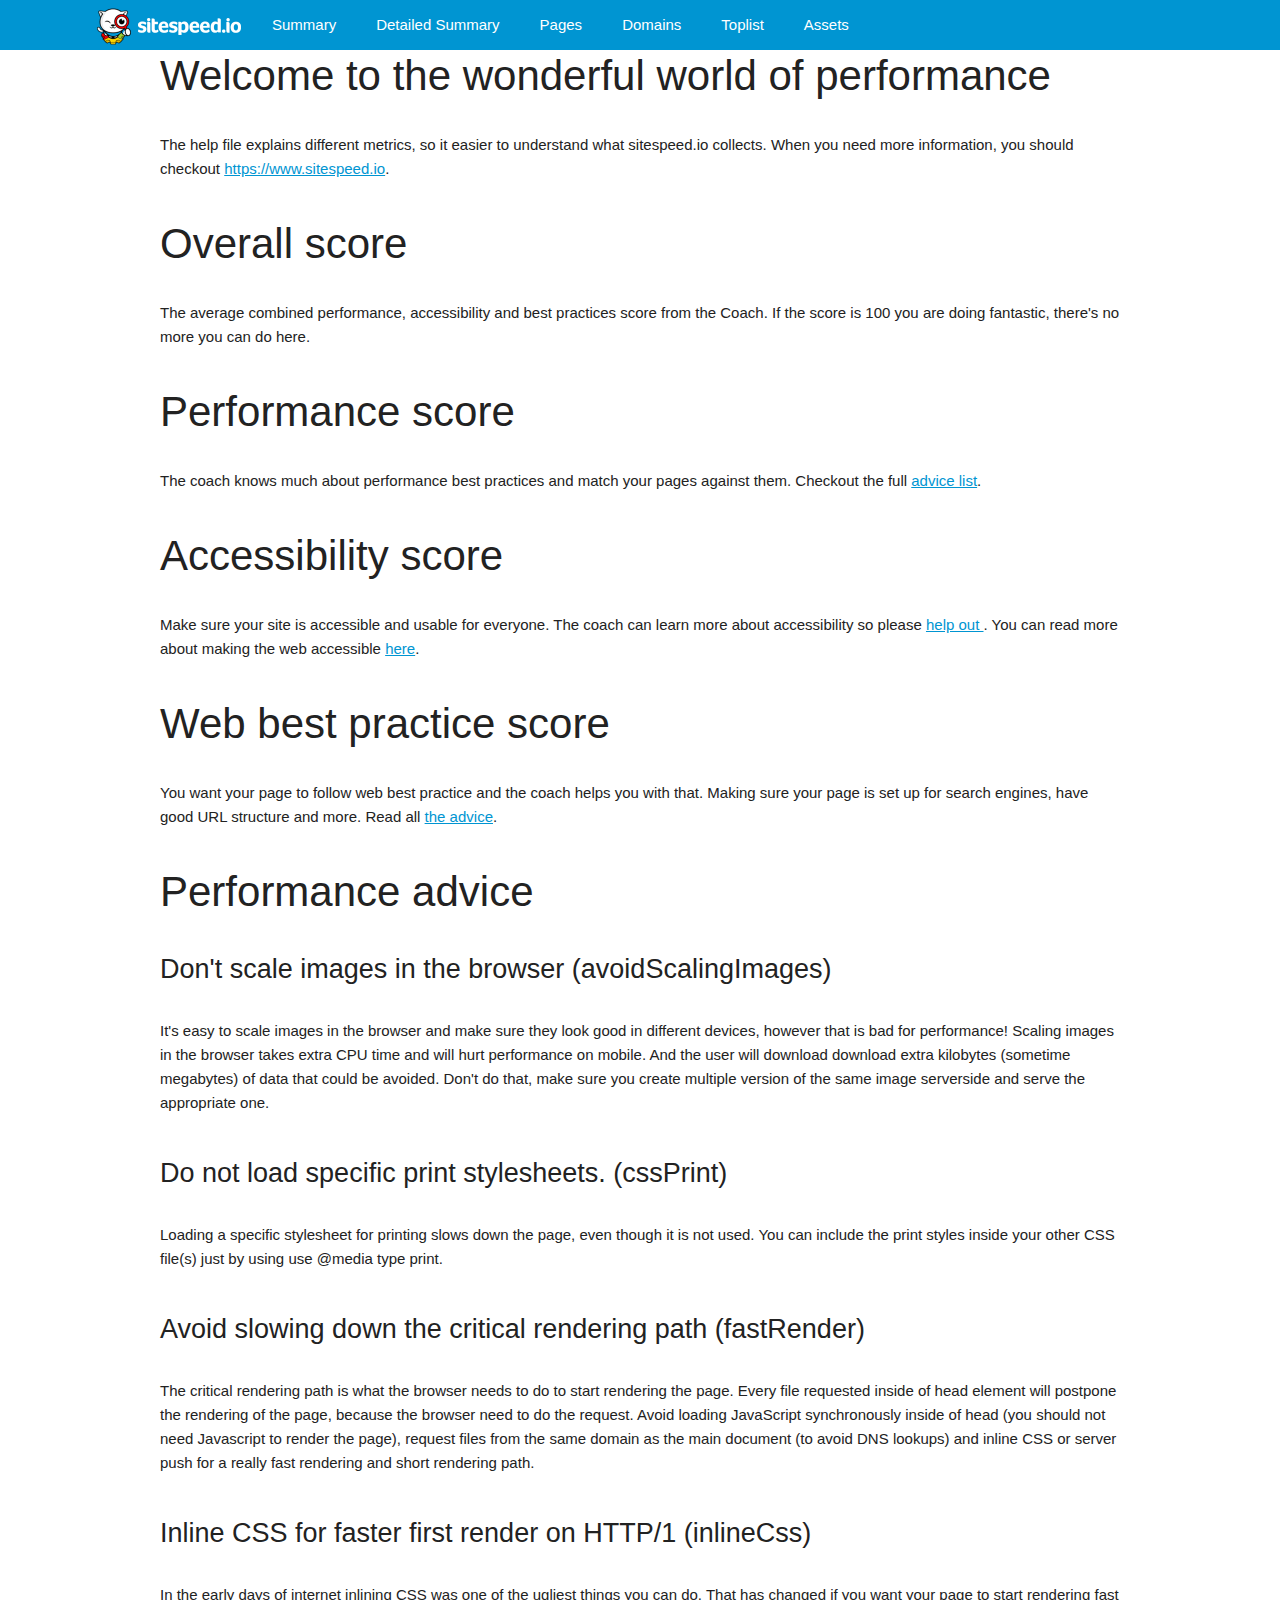
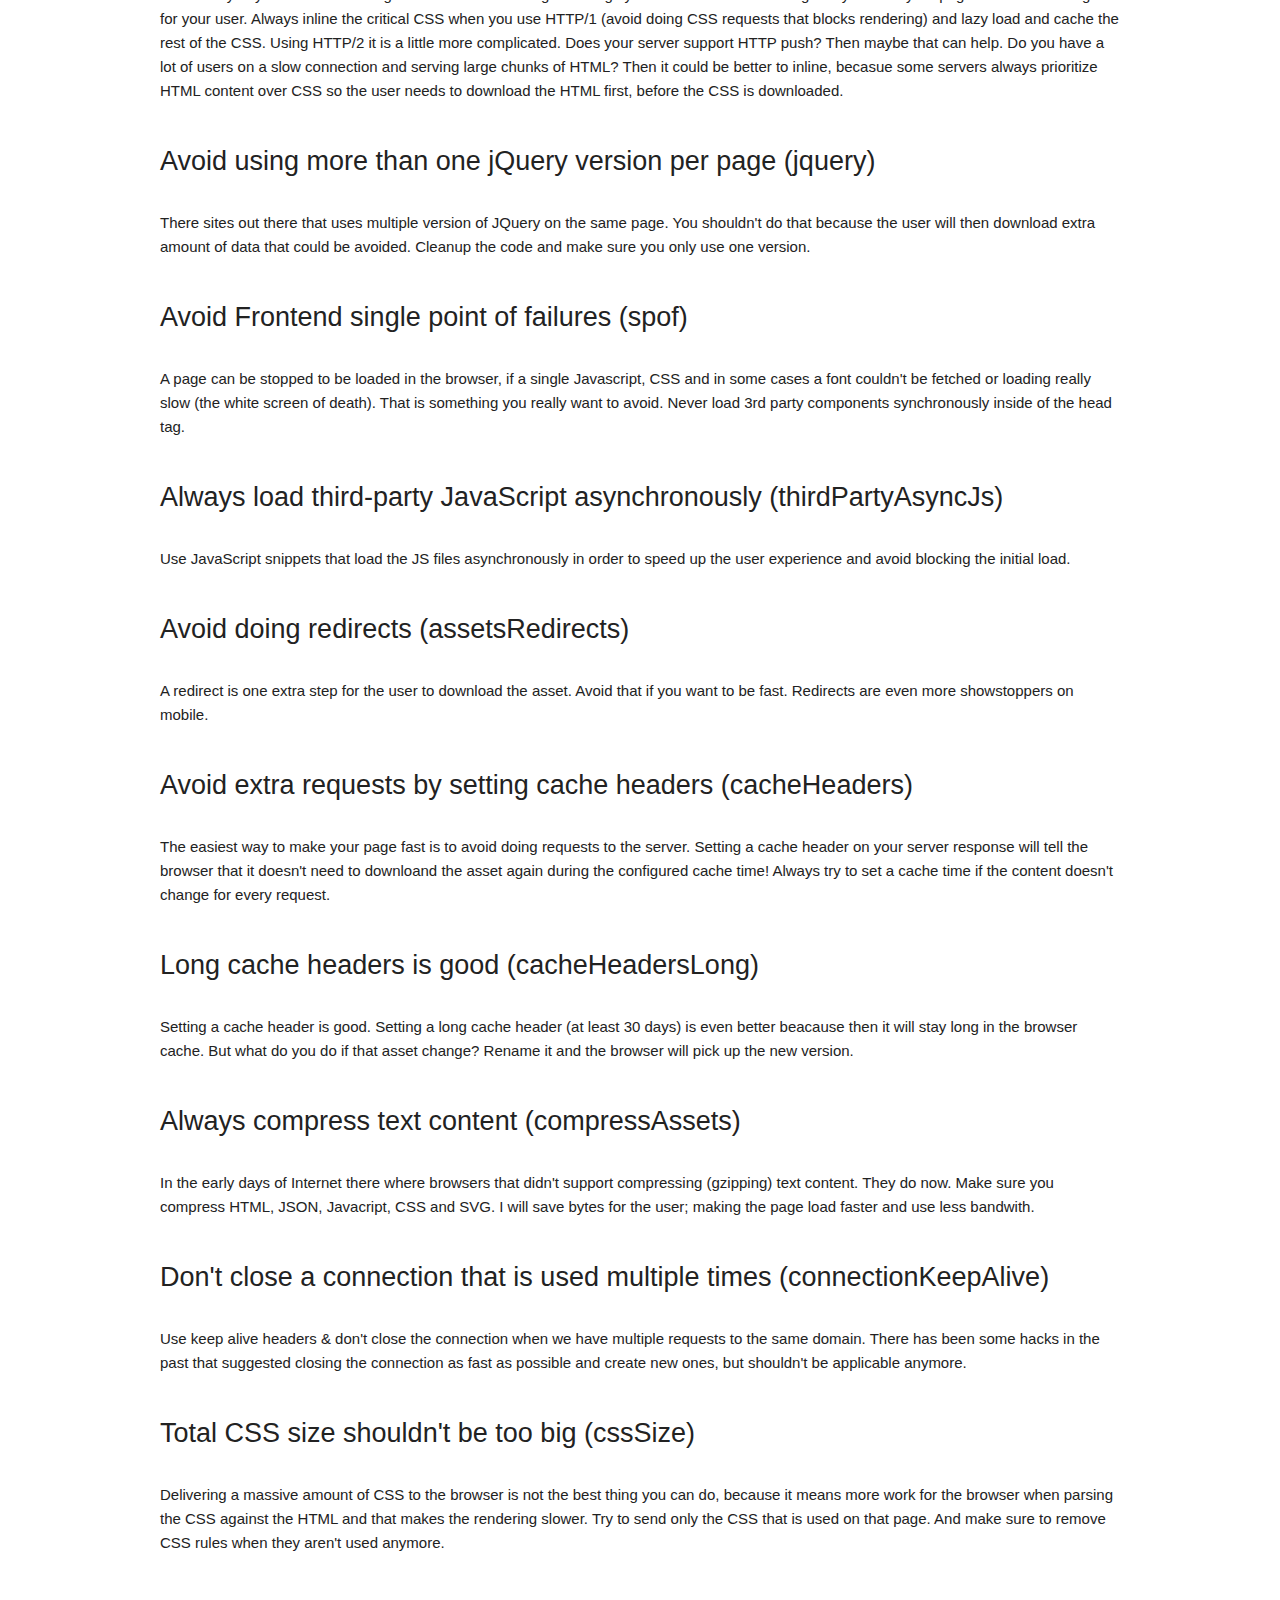
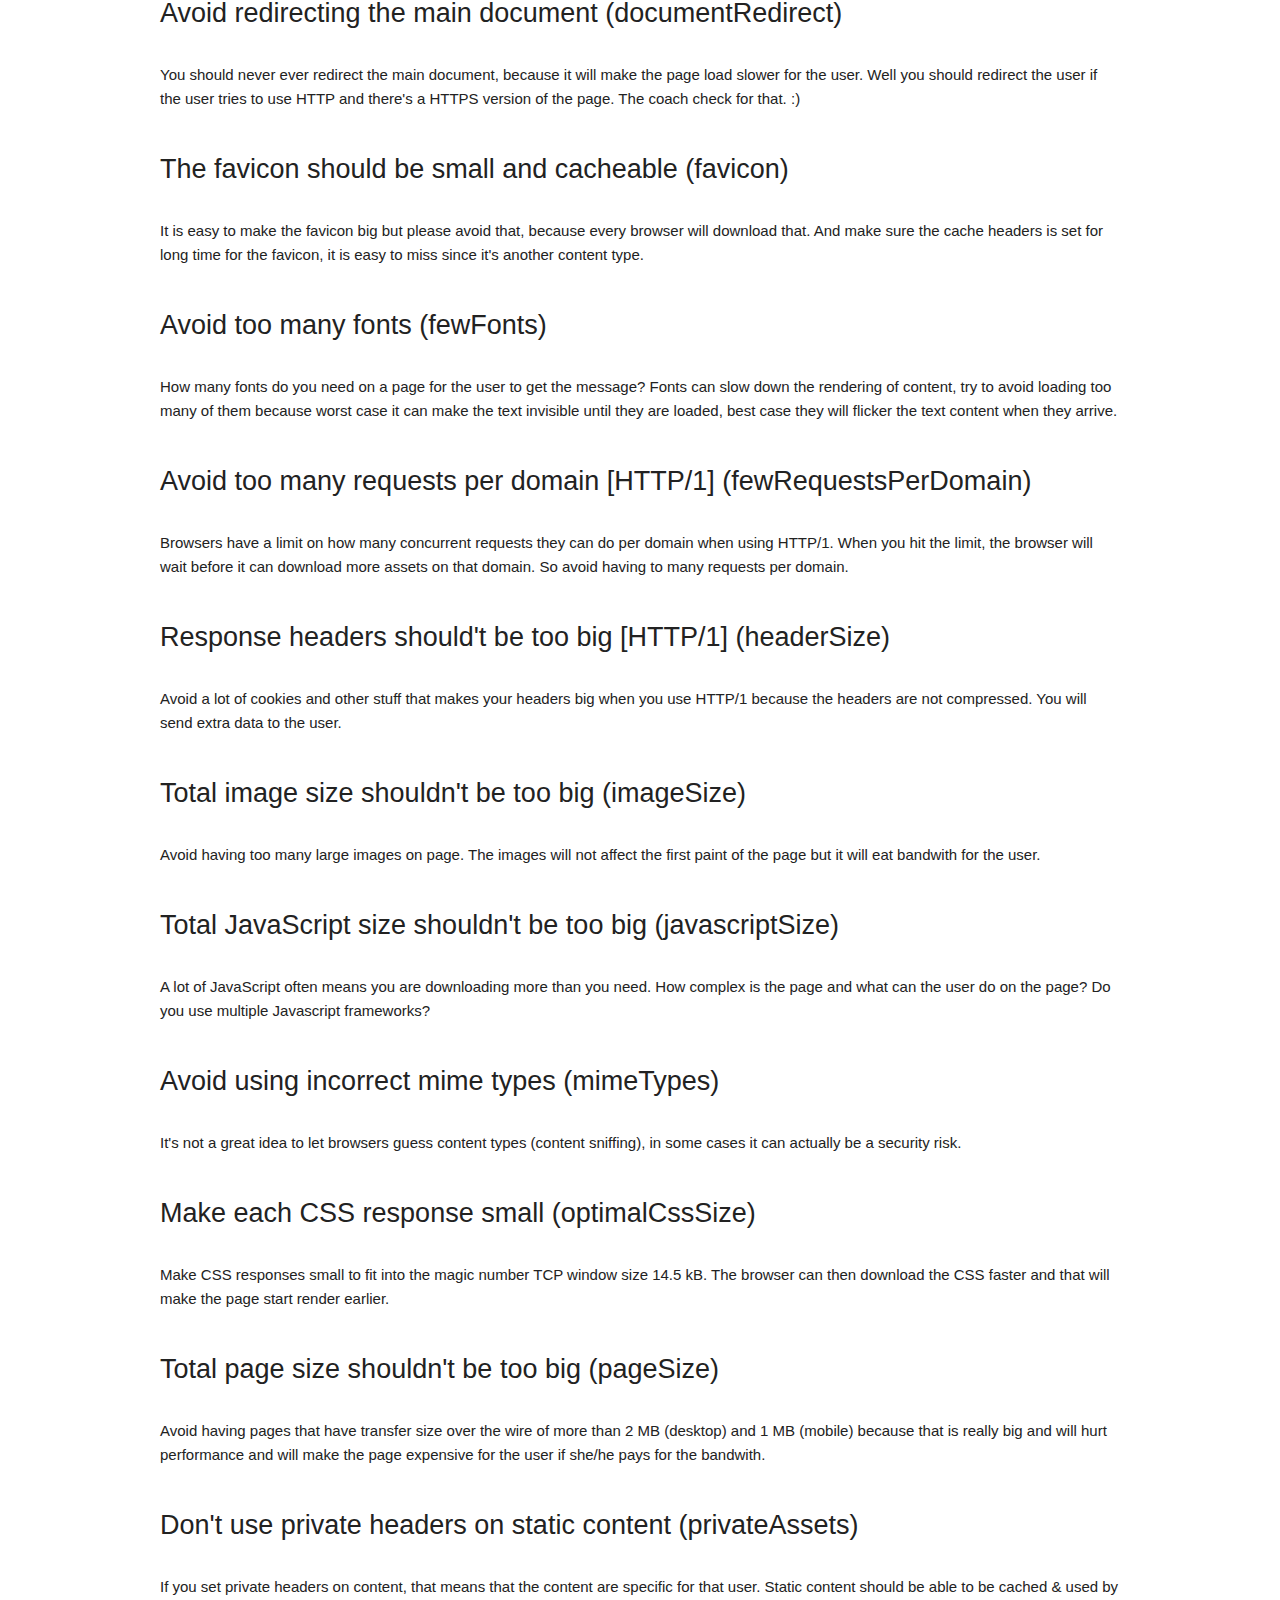
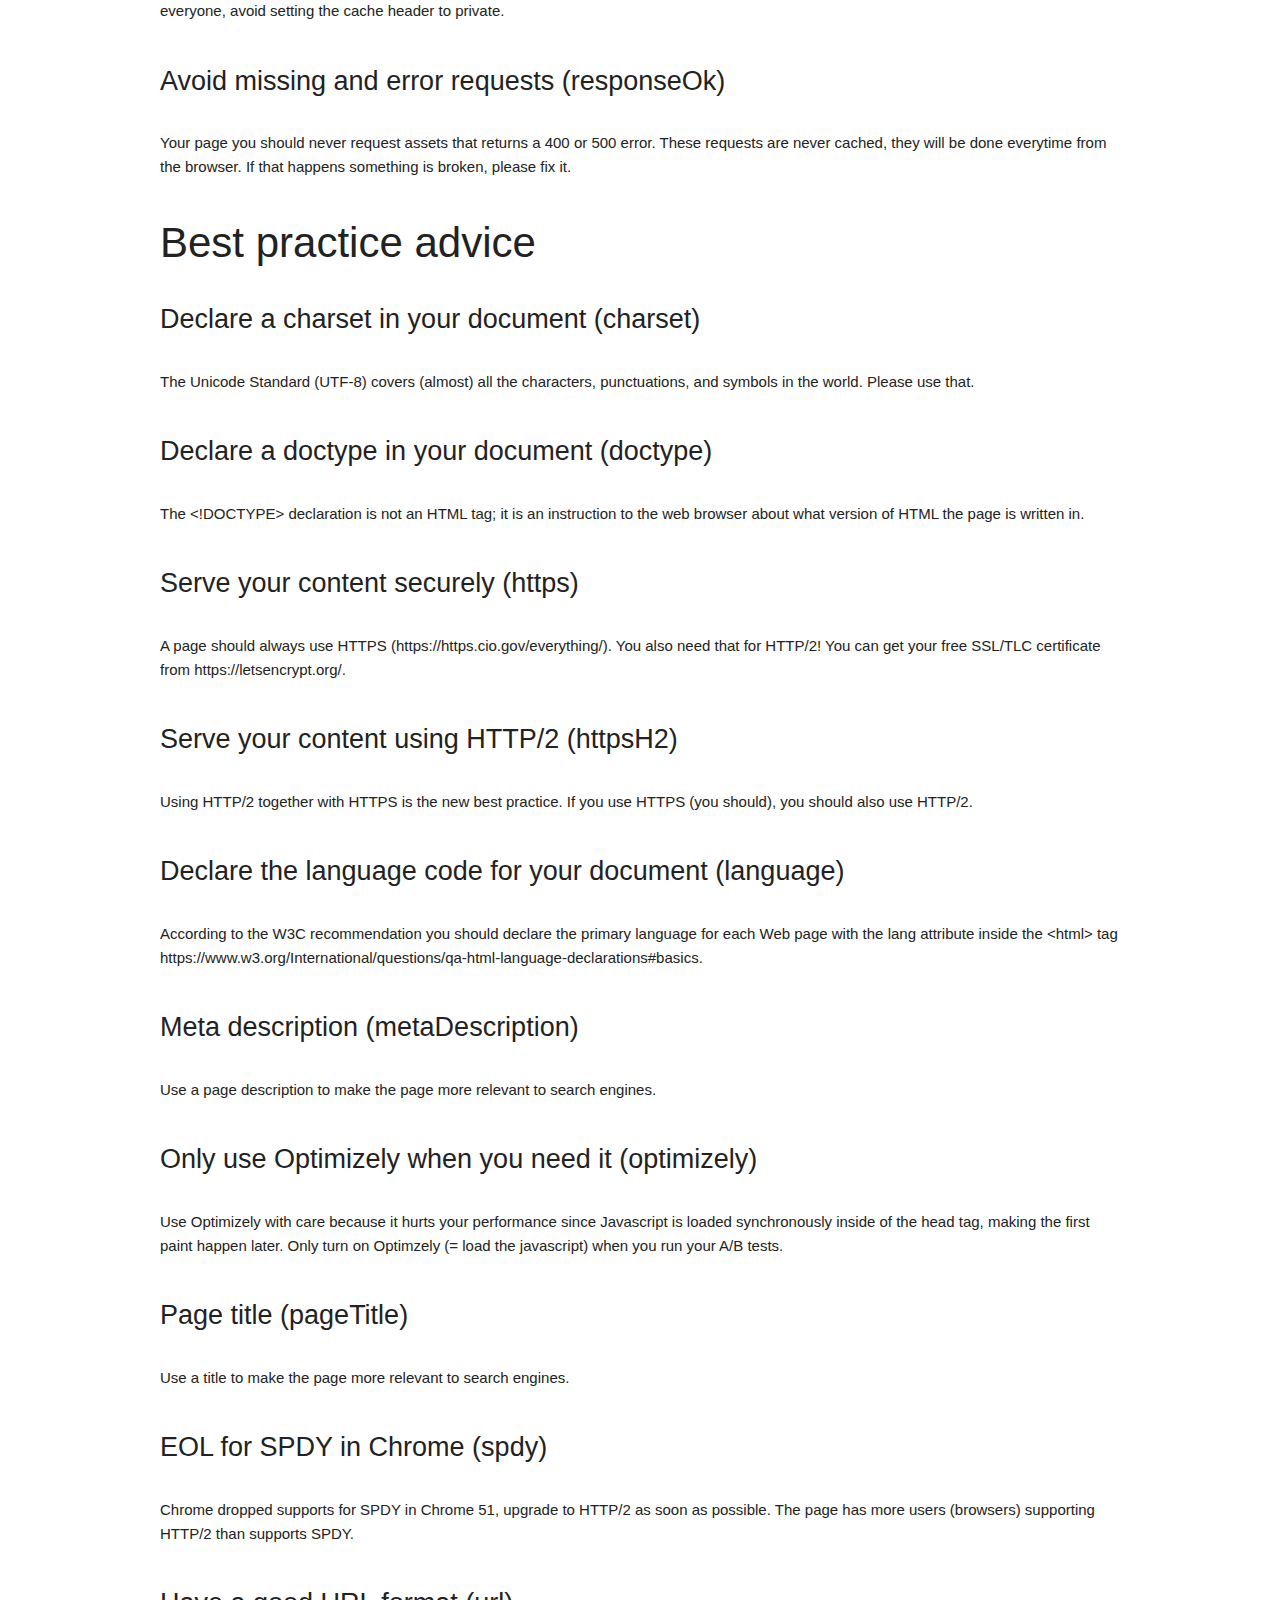
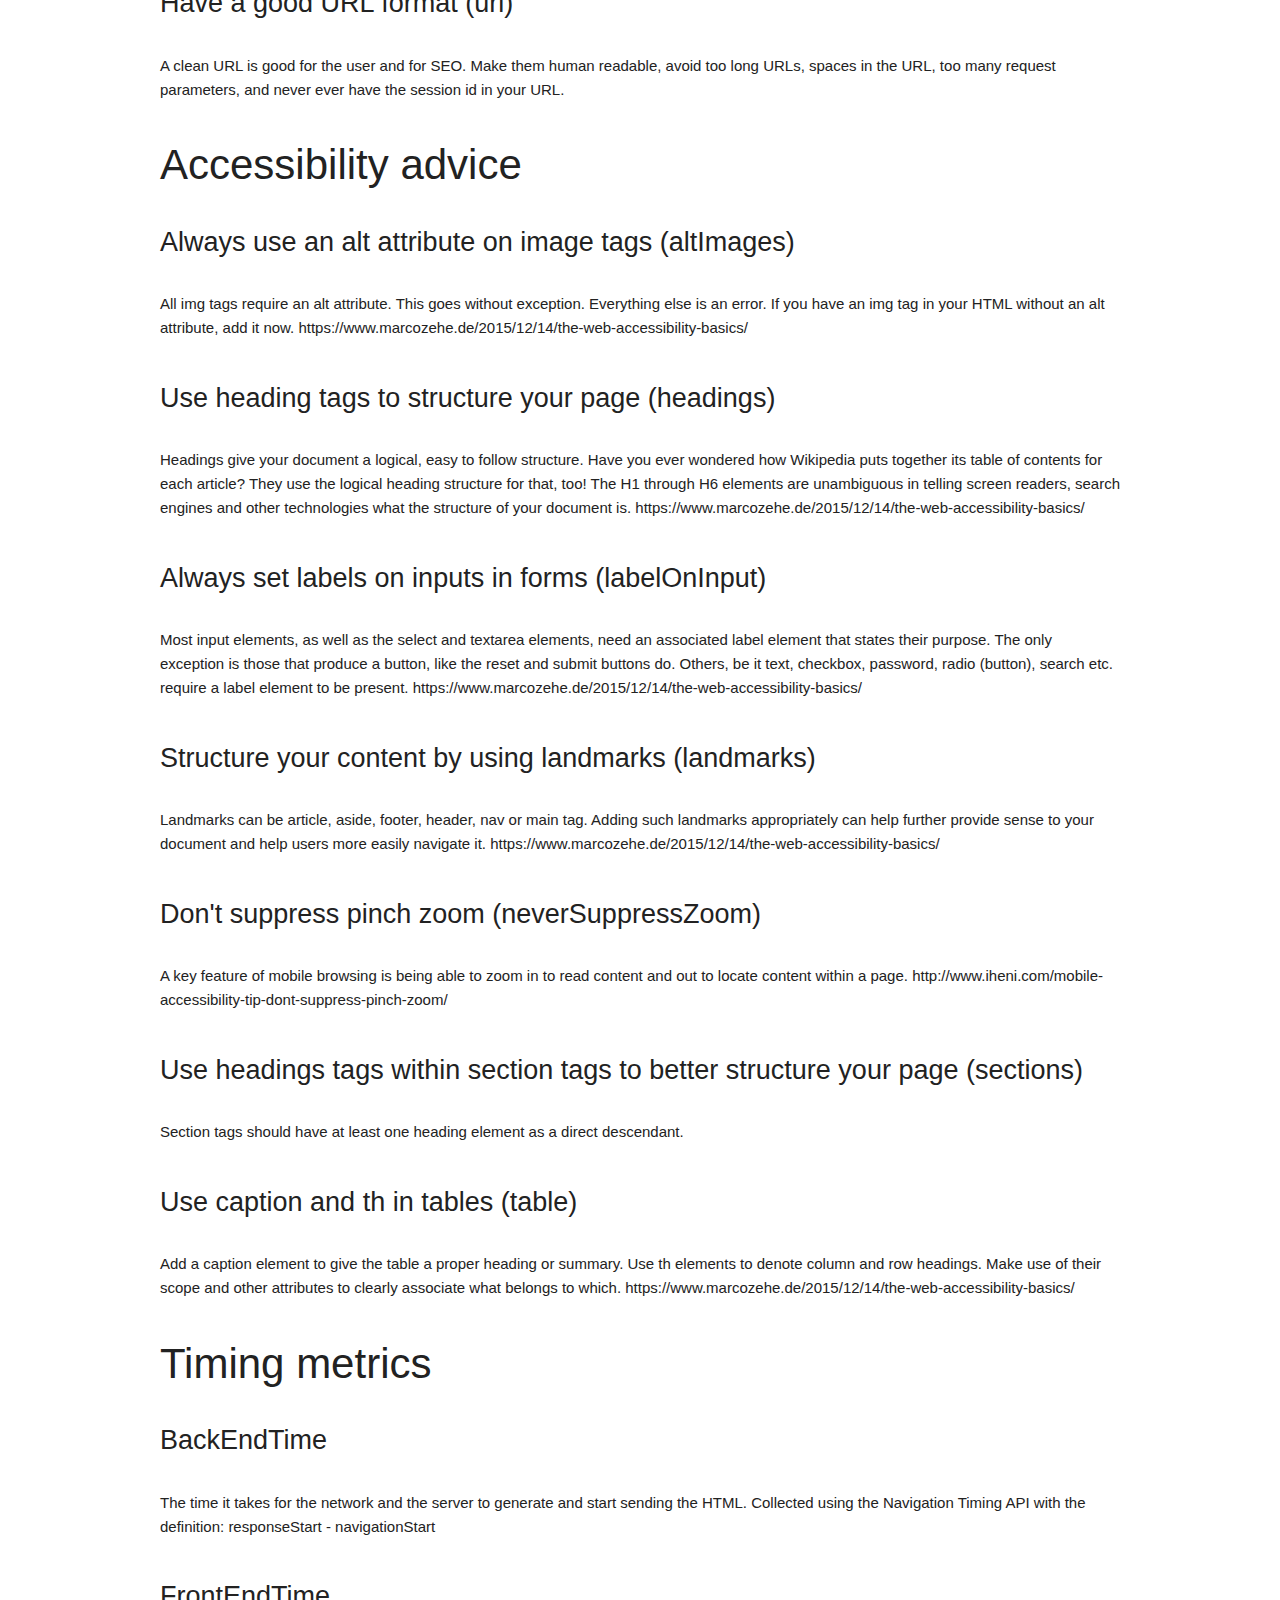
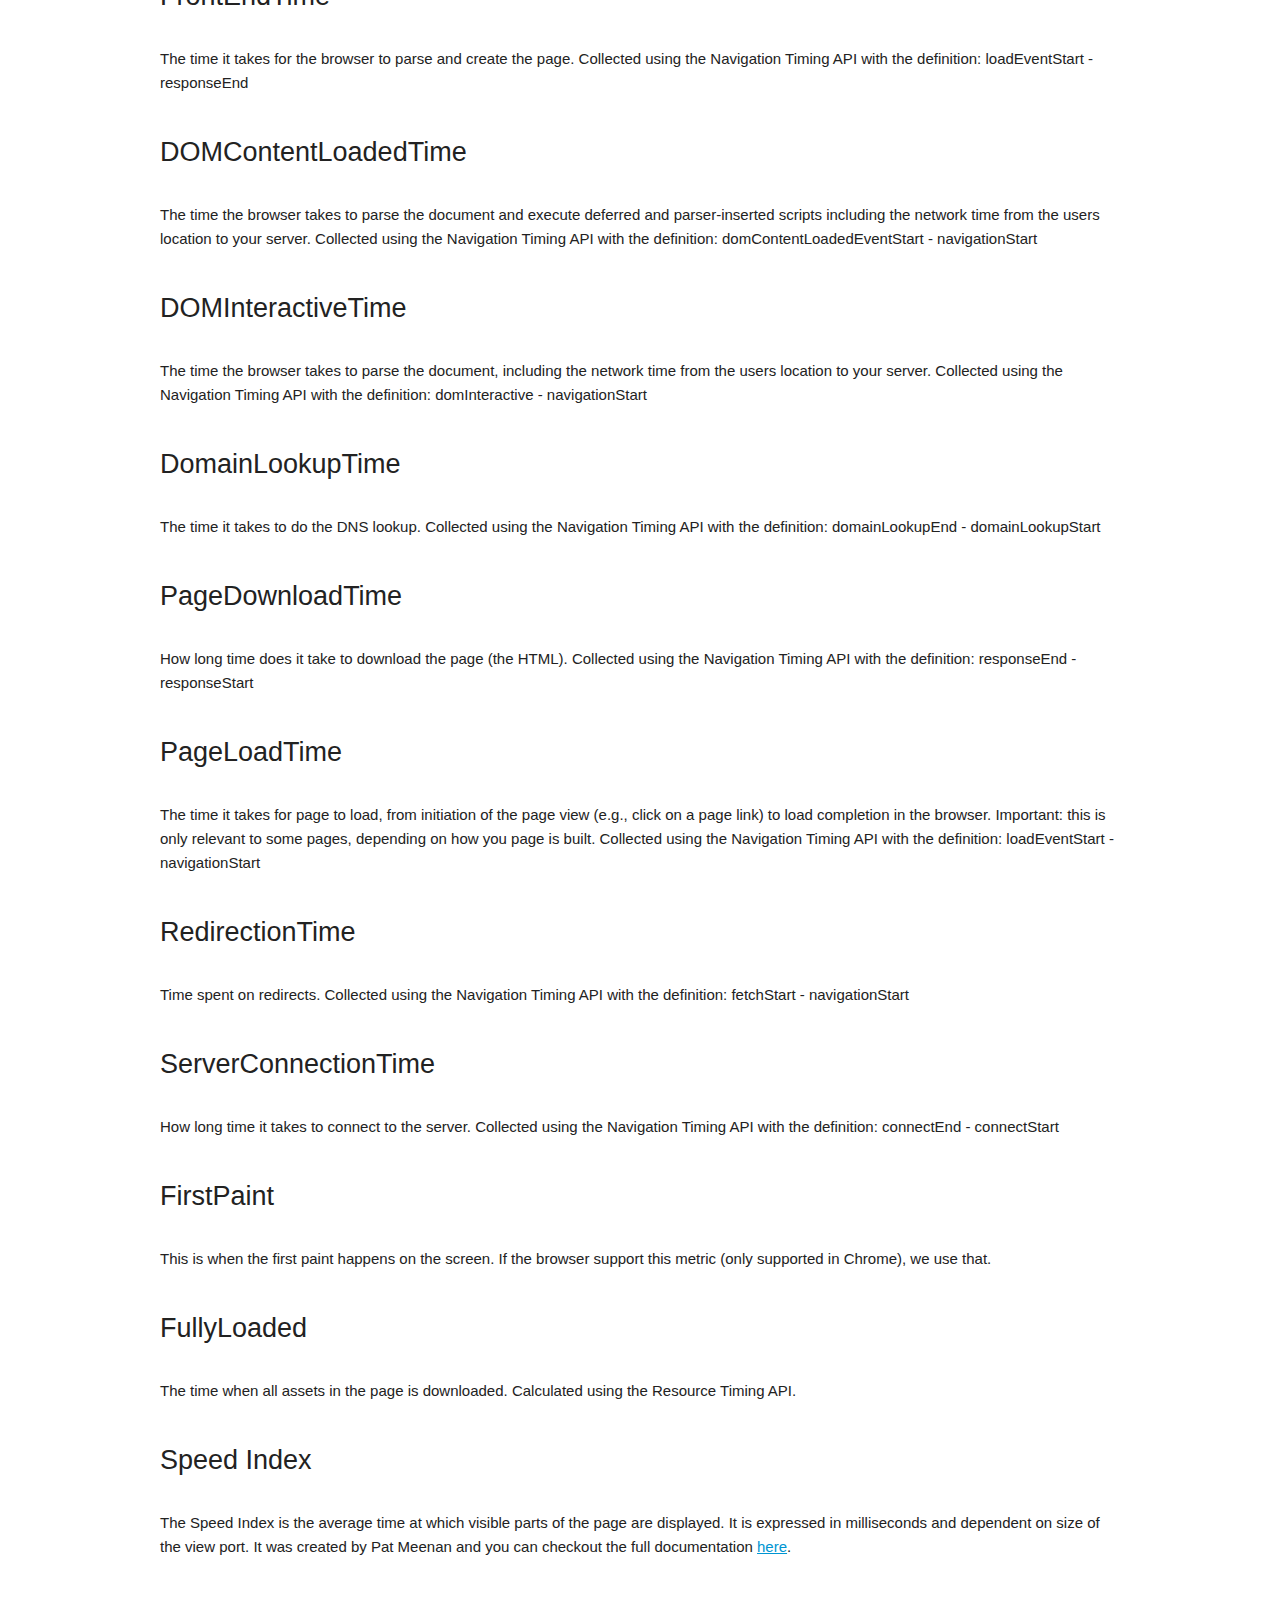
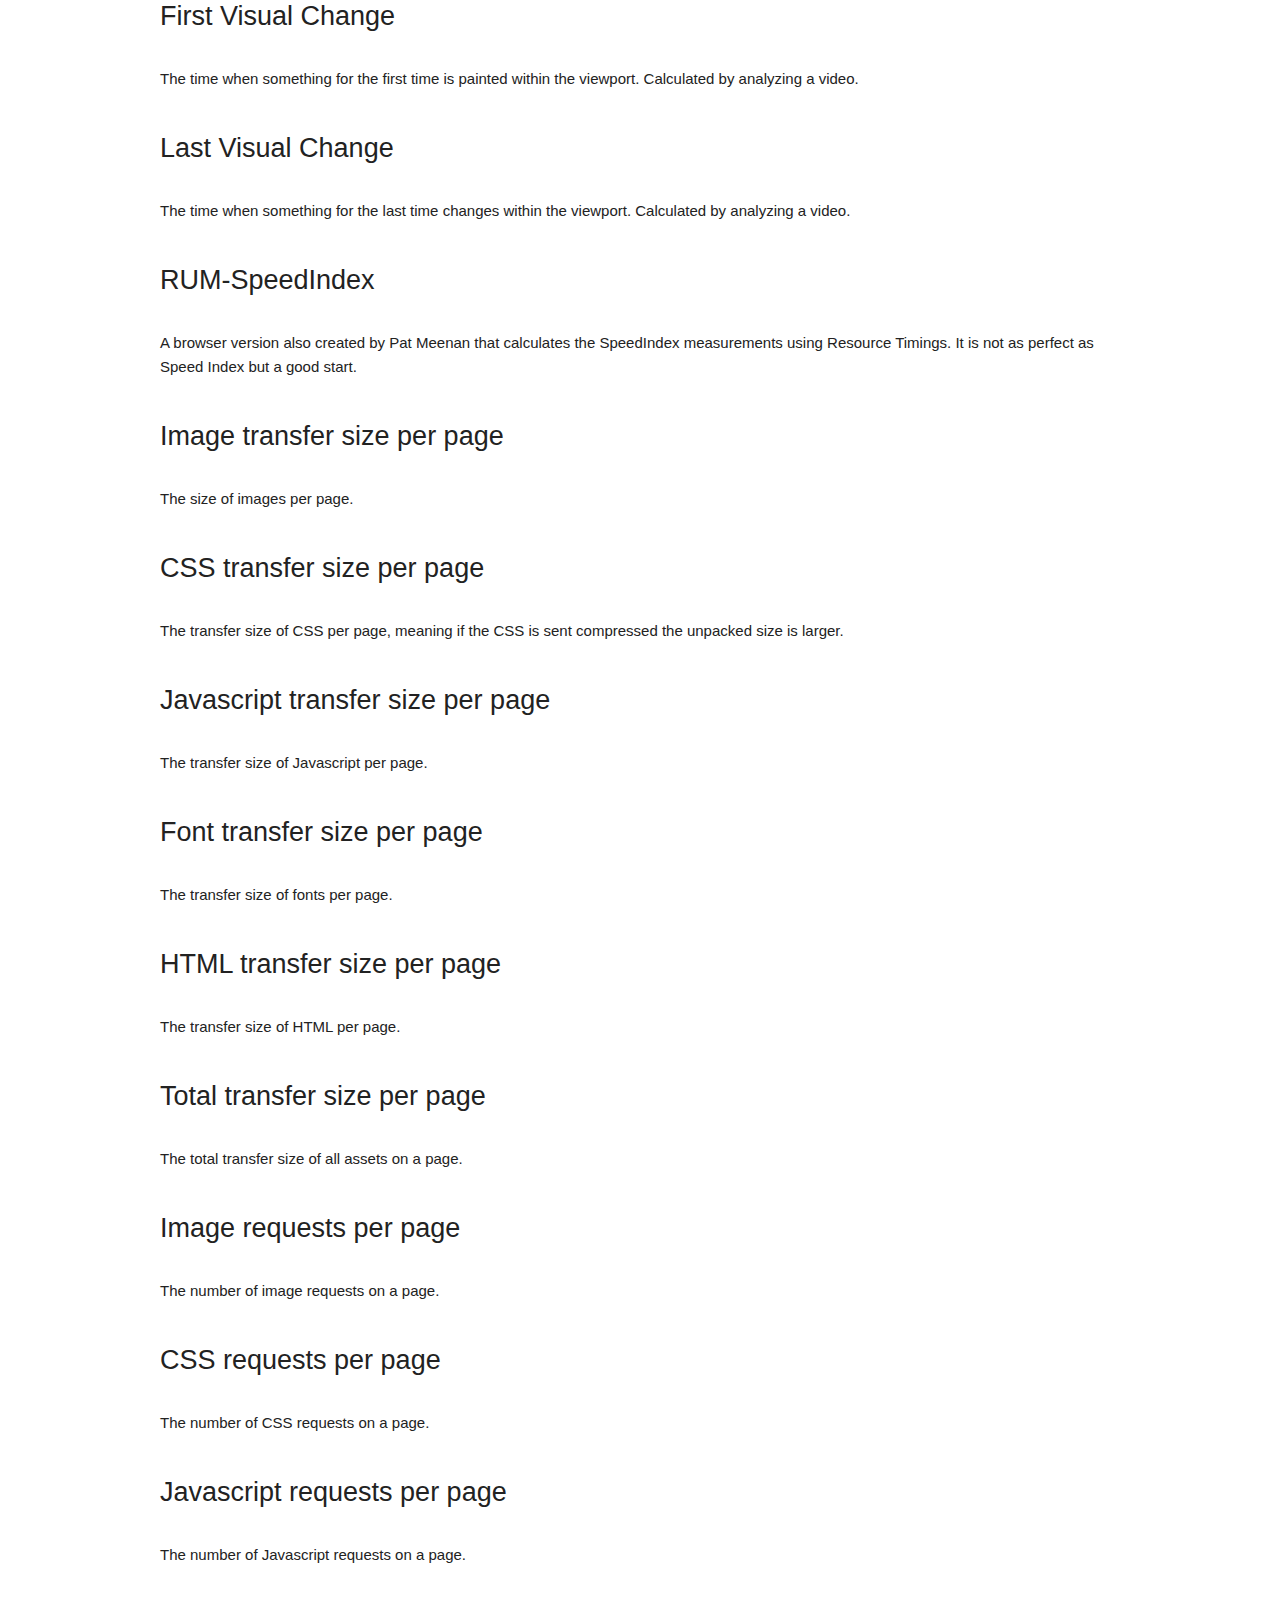
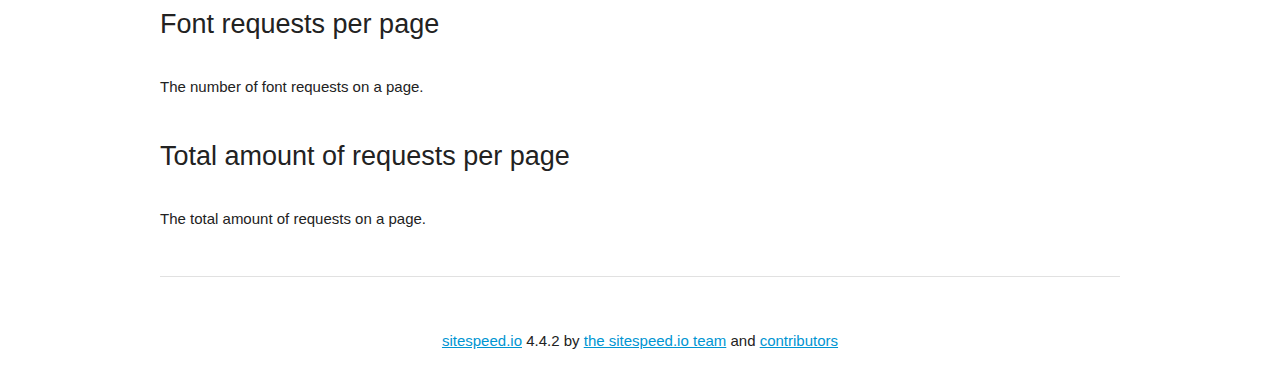
<file: sitespeed-result/jewelbots.com/2017-02-25-17-23-44/help.html>
<!DOCTYPE html><html lang="en"><head><meta charset="utf-8"><meta name="viewport" content="width=device-width, initial-scale=1"><title>Definitions and help in for all the used metrics</title><meta name="description" content=""><meta name="robots" content="noindex"><link rel="stylesheet" href="css/index.min.css"><link rel="apple-touch-icon-precomposed" sizes="144x144" href="img/ico/sitespeed.io-144.png"><link rel="apple-touch-icon-precomposed" sizes="114x114" href="img/ico/sitespeed.io-114.png"><link rel="apple-touch-icon-precomposed" sizes="72x72" href="img/ico/sitespeed.io-72.png"><link rel="apple-touch-icon-precomposed" href="img/ico/sitespeed.io-57.png"><link rel="shortcut icon" href="img/ico/sitespeed.io.ico"></head><body><div class="darkblue nav"><div class="navgrid"><div class="logo"><a href="https://www.sitespeed.io"><img class="navbar-brand" src="img/sitespeed.io-logo.png" width="162" height="50" alt="sitespeed.io logo"></a></div><ul><li><a href="index.html">Summary</a></li><li><a href="detailed.html">Detailed Summary</a></li><li><a href="pages.html">Pages</a></li><li><a href="domains.html">Domains</a></li><li><a href="toplist.html">Toplist</a></li><li><a href="assets.html">Assets</a></li></ul></div></div><div class="container"><h2>Welcome to the wonderful world of performance</h2><p>The help file explains different metrics, so it easier to understand what sitespeed.io collects. When you need more information, you should checkout&nbsp;<a href="https://www.sitespeed.io">https://www.sitespeed.io</a>.</p><h2 id="overallScore">Overall score</h2><p>The average combined performance, accessibility and best practices score from the Coach. If the score is 100 you are doing fantastic, there's no more you can do here.</p><h2 id="performanceScore">Performance score</h2><p>The coach knows much about performance best practices and match your pages against them. Checkout the full&nbsp;<a href="#performanceAdvice">advice list</a>.</p><h2 id="accessibilityScore">Accessibility score</h2><p>Make sure your site is accessible and usable for everyone. The coach can learn more about accessibility so please&nbsp;<a href="https://github.com/sitespeedio/coach/issues/new">help out&nbsp;</a>. You can read more about making the web accessible&nbsp;<a href="https://www.marcozehe.de/2015/12/14/the-web-accessibility-basics/">here</a>.</p><h2 id="bestPracticeScore">Web best practice score</h2><p>You want your page to follow web best practice and the coach helps you with that. Making sure your page is set up for search engines, have good URL structure and more. Read all&nbsp;<a href="#bestPracticeAdvice">the advice</a>.</p><h2 id="performanceAdvice">Performance advice</h2><h5 id="avoidScalingImages">Don't scale images in the browser (avoidScalingImages)</h5><p>It's easy to scale images in the browser and make sure they look good in different devices, however that is bad for performance! Scaling images in the browser takes extra CPU time and will hurt performance on mobile. And the user will download download extra kilobytes (sometime megabytes) of data that could be avoided. Don't do that, make sure you create multiple version of the same image serverside and serve the appropriate one.</p><h5 id="cssPrint">Do not load specific print stylesheets. (cssPrint)</h5><p>Loading a specific stylesheet for printing slows down the page, even though it is not used. You can include the print styles inside your other CSS file(s) just by using use @media type print.</p><h5 id="fastRender">Avoid slowing down the critical rendering path (fastRender)</h5><p>The critical rendering path is what the browser needs to do to start rendering the page. Every file requested inside of head element will postpone the rendering of the page, because the browser need to do the request. Avoid loading JavaScript synchronously inside of head (you should not need Javascript to render the page), request files from the same domain as the main document (to avoid DNS lookups) and inline CSS or server push for a really fast rendering and short rendering path.</p><h5 id="inlineCss">Inline CSS for faster first render on HTTP/1 (inlineCss)</h5><p>In the early days of internet inlining CSS was one of the ugliest things you can do. That has changed if you want your page to start rendering fast for your user. Always inline the critical CSS when you use HTTP/1 (avoid doing CSS requests that blocks rendering) and lazy load and cache the rest of the CSS. Using HTTP/2 it is a little more complicated. Does your server support HTTP push? Then maybe that can help. Do you have a lot of users on a slow connection and serving large chunks of HTML? Then it could be better to inline, becasue some servers always prioritize HTML content over CSS so the user needs to download the HTML first, before the CSS is downloaded.</p><h5 id="jquery">Avoid using more than one jQuery version per page (jquery)</h5><p>There sites out there that uses multiple version of JQuery on the same page. You shouldn't do that because the user will then download extra amount of data that could be avoided. Cleanup the code and make sure you only use one version.</p><h5 id="spof">Avoid Frontend single point of failures (spof)</h5><p>A page can be stopped to be loaded in the browser, if a single Javascript, CSS and in some cases a font couldn't be fetched or loading really slow (the white screen of death). That is something you really want to avoid. Never load 3rd party components synchronously inside of the head tag.</p><h5 id="thirdPartyAsyncJs">Always load third-party JavaScript asynchronously (thirdPartyAsyncJs)</h5><p>Use JavaScript snippets that load the JS files asynchronously in order to speed up the user experience and avoid blocking the initial load.</p><h5 id="assetsRedirects">Avoid doing redirects (assetsRedirects)</h5><p>A redirect is one extra step for the user to download the asset. Avoid that if you want to be fast. Redirects are even more showstoppers on mobile.</p><h5 id="cacheHeaders">Avoid extra requests by setting cache headers (cacheHeaders)</h5><p>The easiest way to make your page fast is to avoid doing requests to the server. Setting a cache header on your server response will tell the browser that it doesn't need to downloand the asset again during the configured cache time! Always try to set a cache time if the content doesn't change for every request.</p><h5 id="cacheHeadersLong">Long cache headers is good (cacheHeadersLong)</h5><p>Setting a cache header is good. Setting a long cache header (at least 30 days) is even better beacause then it will stay long in the browser cache. But what do you do if that asset change? Rename it and the browser will pick up the new version.</p><h5 id="compressAssets">Always compress text content (compressAssets)</h5><p>In the early days of Internet there where browsers that didn't support compressing (gzipping) text content. They do now. Make sure you compress HTML, JSON, Javacript, CSS and SVG. I will save bytes for the user; making the page load faster and use less bandwith. </p><h5 id="connectionKeepAlive">Don't close a connection that is used multiple times (connectionKeepAlive)</h5><p>Use keep alive headers &amp; don't close the connection when we have multiple requests to the same domain. There has been some hacks in the past that suggested closing the connection as fast as possible and create new ones, but shouldn't be applicable anymore.</p><h5 id="cssSize">Total CSS size shouldn't be too big (cssSize)</h5><p>Delivering a massive amount of CSS to the browser is not the best thing you can do, because it means more work for the browser when parsing the CSS against the HTML and that makes the rendering slower. Try to send only the CSS that is used on that page. And make sure to remove CSS rules when they aren't used anymore.</p><h5 id="documentRedirect">Avoid redirecting the main document (documentRedirect)</h5><p>You should never ever redirect the main document, because it will make the page load slower for the user. Well you should redirect the  user if the user tries to use HTTP and there's a HTTPS version of the page. The coach check for that. :)</p><h5 id="favicon">The favicon should be small and cacheable (favicon)</h5><p>It is easy to make the favicon big but please avoid that, because every browser will download that. And make sure the cache headers is set for long time for the favicon, it is easy to miss since it's another content type.</p><h5 id="fewFonts">Avoid too many fonts (fewFonts)</h5><p>How many fonts do you need on a page for the user to get the message? Fonts can slow down the rendering of content, try to avoid loading too many of them because worst case it can make the text invisible until they are loaded, best case they will flicker the text content when they arrive.</p><h5 id="fewRequestsPerDomain">Avoid too many requests per domain [HTTP/1] (fewRequestsPerDomain)</h5><p>Browsers have a limit on how many concurrent requests they can do per domain when using HTTP/1. When you hit the limit, the browser will wait before it can download more assets on that domain. So avoid having to many requests per domain.</p><h5 id="headerSize">Response headers should't be too big [HTTP/1] (headerSize)</h5><p>Avoid a lot of cookies and other stuff that makes your headers big when you use HTTP/1 because the headers are not compressed. You will send extra data to the user.</p><h5 id="imageSize">Total image size shouldn't be too big (imageSize)</h5><p>Avoid having too many large images on page. The images will not affect the first paint of the page but it will eat bandwith for the user.</p><h5 id="javascriptSize">Total JavaScript size shouldn't be too big (javascriptSize)</h5><p>A lot of JavaScript often means you are downloading more than you need. How complex is the page and what can the user do on the page? Do you use multiple Javascript frameworks?</p><h5 id="mimeTypes">Avoid using incorrect mime types (mimeTypes)</h5><p>It's not a great idea to let browsers guess content types (content sniffing), in some cases it can actually be a security risk.</p><h5 id="optimalCssSize">Make each CSS response small (optimalCssSize)</h5><p>Make CSS responses small to fit into the magic number TCP window size 14.5 kB. The browser can then download the CSS faster and that will make the page start render earlier.</p><h5 id="pageSize">Total page size shouldn't be too big (pageSize)</h5><p>Avoid having pages that have transfer size over the wire of more than 2 MB (desktop) and 1 MB (mobile) because that is really big and will hurt performance and will make the page expensive for the user if she/he pays for the bandwith.</p><h5 id="privateAssets">Don't use private headers on static content (privateAssets)</h5><p>If you set private headers on content, that means that the content are specific for that user. Static content should be able to be cached &amp; used by everyone, avoid setting the cache header to private.</p><h5 id="responseOk">Avoid missing and error requests (responseOk)</h5><p>Your page you should never request assets that returns a 400 or 500 error. These requests are never cached, they will be done everytime from the browser. If that happens something is broken, please fix it.</p><h2 id="bestPracticeAdvice">Best practice advice</h2><h5 id="charset">Declare a charset in your document (charset)</h5><p>The Unicode Standard (UTF-8) covers (almost) all the characters, punctuations, and symbols in the world. Please use that.</p><h5 id="doctype">Declare a doctype in your document (doctype)</h5><p>The &lt;!DOCTYPE&gt; declaration is not an HTML tag; it is an instruction to the web browser about what version of HTML the page is written in.</p><h5 id="https">Serve your content securely (https)</h5><p>A page should always use HTTPS (https://https.cio.gov/everything/). You also need that for HTTP/2! You can get your free SSL/TLC certificate from https://letsencrypt.org/.</p><h5 id="httpsH2">Serve your content using HTTP/2 (httpsH2)</h5><p>Using HTTP/2 together with HTTPS is the new best practice. If you use HTTPS (you should), you should also use HTTP/2.</p><h5 id="language">Declare the language code for your document (language)</h5><p>According to the W3C recommendation you should declare the primary language for each Web page with the lang attribute inside the &lt;html&gt; tag https://www.w3.org/International/questions/qa-html-language-declarations#basics.</p><h5 id="metaDescription">Meta description (metaDescription)</h5><p>Use a page description to make the page more relevant to search engines.</p><h5 id="optimizely">Only use Optimizely when you need it (optimizely)</h5><p>Use Optimizely with care because it hurts your performance since Javascript is loaded synchronously inside of the head tag, making the first paint happen later. Only turn on Optimzely (= load the javascript) when you run your A/B tests.</p><h5 id="pageTitle">Page title (pageTitle)</h5><p>Use a title to make the page more relevant to search engines.</p><h5 id="spdy">EOL for SPDY in Chrome (spdy)</h5><p>Chrome dropped supports for SPDY in Chrome 51, upgrade to HTTP/2 as soon as possible. The page has more users (browsers) supporting HTTP/2 than supports SPDY.</p><h5 id="url">Have a good URL format (url)</h5><p>A clean URL is good for the user and for SEO. Make them human readable, avoid too long URLs, spaces in the URL, too many request parameters, and never ever have the session id in your URL.</p><h2 id="accessibilityAdvice">Accessibility advice</h2><h5 id="altImages">Always use an alt attribute on image tags (altImages)</h5><p>All img tags require an alt attribute. This goes without exception. Everything else is an error. If you have an img tag in your HTML without an alt attribute, add it now. https://www.marcozehe.de/2015/12/14/the-web-accessibility-basics/</p><h5 id="headings">Use heading tags to structure your page (headings)</h5><p>Headings give your document a logical, easy to follow structure. Have you ever wondered how Wikipedia puts together its table of contents for each article? They use the logical heading structure for that, too! The H1 through H6 elements are unambiguous in telling screen readers, search engines and other technologies what the structure of your document is. https://www.marcozehe.de/2015/12/14/the-web-accessibility-basics/</p><h5 id="labelOnInput">Always set labels on inputs in forms (labelOnInput)</h5><p>Most input elements, as well as the select and textarea elements, need an associated label element that states their purpose. The only exception is those that produce a button, like the reset and submit buttons do. Others, be it text, checkbox, password, radio (button), search etc. require a label element to be present. https://www.marcozehe.de/2015/12/14/the-web-accessibility-basics/</p><h5 id="landmarks">Structure your content by using landmarks (landmarks)</h5><p>Landmarks can be article, aside, footer, header, nav or main tag. Adding such landmarks appropriately can help further provide sense to your document and help users more easily navigate it. https://www.marcozehe.de/2015/12/14/the-web-accessibility-basics/</p><h5 id="neverSuppressZoom">Don't suppress pinch zoom (neverSuppressZoom)</h5><p>A key feature of mobile browsing is being able to zoom in to read content and out to locate content within a page. http://www.iheni.com/mobile-accessibility-tip-dont-suppress-pinch-zoom/</p><h5 id="sections">Use headings tags within section tags to better structure your page (sections)</h5><p>Section tags should have at least one heading element as a direct descendant.</p><h5 id="table">Use caption and th in tables (table)</h5><p>Add a caption element to give the table a proper heading or summary. Use th elements to denote column and row headings. Make use of their scope and other attributes to clearly associate what belongs to which. https://www.marcozehe.de/2015/12/14/the-web-accessibility-basics/</p><h2 id="timingMetrics">Timing metrics</h2><h5 id="backEndTime">BackEndTime</h5><p>The time it takes for the network and the server to generate and start sending the HTML. Collected using the Navigation Timing API with the definition: responseStart - navigationStart</p><h5 id="frontEndTime">FrontEndTime</h5><p>The time it takes for the browser to parse and create the page. Collected using the Navigation Timing API with the definition: loadEventStart - responseEnd</p><h5 id="domContentLoadedTime">DOMContentLoadedTime</h5><p>The time the browser takes to parse the document and execute deferred and parser-inserted scripts including the network time from the users location to your server. Collected using the Navigation Timing API with the definition: domContentLoadedEventStart - navigationStart</p><h5 id="domInteractiveTime">DOMInteractiveTime</h5><p>The time the browser takes to parse the document, including the network time from the users location to your server. Collected using the Navigation Timing API with the definition: domInteractive - navigationStart</p><h5 id="domainLookupTime">DomainLookupTime</h5><p>The time it takes to do the DNS lookup. Collected using the Navigation Timing API with the definition: domainLookupEnd - domainLookupStart</p><h5 id="pageDownloadTime">PageDownloadTime</h5><p>How long time does it take to download the page (the HTML). Collected using the Navigation Timing API with the definition: responseEnd - responseStart</p><h5 id="pageLoadTime">PageLoadTime</h5><p>The time it takes for page to load, from initiation of the page view (e.g., click on a page link) to load completion in the browser. Important: this is only relevant to some pages, depending on how you page is built. Collected using the Navigation Timing API with the definition: loadEventStart - navigationStart</p><h5 id="redirectionTime">RedirectionTime</h5><p>Time spent on redirects. Collected using the Navigation Timing API with the definition: fetchStart - navigationStart</p><h5 id="serverConnectionTime">ServerConnectionTime</h5><p>How long time it takes to connect to the server. Collected using the Navigation Timing API with the definition: connectEnd - connectStart</p><h5 id="firstPaint">FirstPaint</h5><p>This is when the first paint happens on the screen. If the browser support this metric (only supported in Chrome), we use that.</p><h5 id="fullyLoaded">FullyLoaded</h5><p>The time when all assets in the page is downloaded. Calculated using the Resource Timing API.</p><h5 id="SpeedIndex">Speed Index</h5><p>The Speed Index is the average time at which visible parts of the page are displayed. It is expressed in milliseconds and dependent on size of the view port. It was created by Pat Meenan and you can checkout the full documentation&nbsp;<a href="https://sites.google.com/a/webpagetest.org/docs/using-webpagetest/metrics/speed-index">here</a>.</p><h5 id="FirstVisualChange">First Visual Change</h5><p>The time when something for the first time is painted within the viewport. Calculated by analyzing a video.</p><h5 id="LastVisualChange">Last Visual Change</h5><p>The time when something for the last time changes within the viewport. Calculated by analyzing a video.</p><h5 id="rumSpeedIndex">RUM-SpeedIndex</h5><p>A browser version also created by Pat Meenan that calculates the SpeedIndex measurements using Resource Timings. It is not as perfect as Speed Index but a good start.</p><h5 id="imageSizePerPage">Image transfer size per page</h5><p>The size of images per page.</p><h5 id="cssSizePerPage">CSS transfer size per page</h5><p>The transfer size of CSS per page, meaning if the CSS is sent compressed the unpacked size is larger.</p><h5 id="jsSizePerPage">Javascript transfer size per page</h5><p>The transfer size of Javascript per page.</p><h5 id="fontSizePerPage">Font transfer size per page</h5><p>The transfer size of fonts per page.</p><h5 id="htmlSizePerPage">HTML transfer size per page</h5><p>The transfer size of HTML per page.</p><h5 id="totalSizePerPage">Total transfer size per page</h5><p>The total transfer size of all assets on a page.</p><h5 id="imageRequestsPerPage">Image requests per page</h5><p>The number of image requests on a page.</p><h5 id="cssRequestsPerPage">CSS requests per page</h5><p>The number of CSS requests on a page.</p><h5 id="jsRequestsPerPage">Javascript requests per page</h5><p>The number of Javascript requests on a page.</p><h5 id="fontRequestsPerPage">Font requests per page</h5><p>The number of font requests on a page.</p><h5 id="totalRequestsPerPage">Total amount of requests per page</h5><p>The total amount of requests on a page.</p><footer><hr><p><a href="https://www.sitespeed.io">sitespeed.io</a>  4.4.2  by <a href="https://www.sitespeed.io/aboutus/">the sitespeed.io team</a> and <a href="https://github.com/sitespeedio/sitespeed.io/blob/master/CONTRIBUTORS.md">contributors</a></p></footer></div><script src="js/sortable.min.js"></script></body></html>
</file>
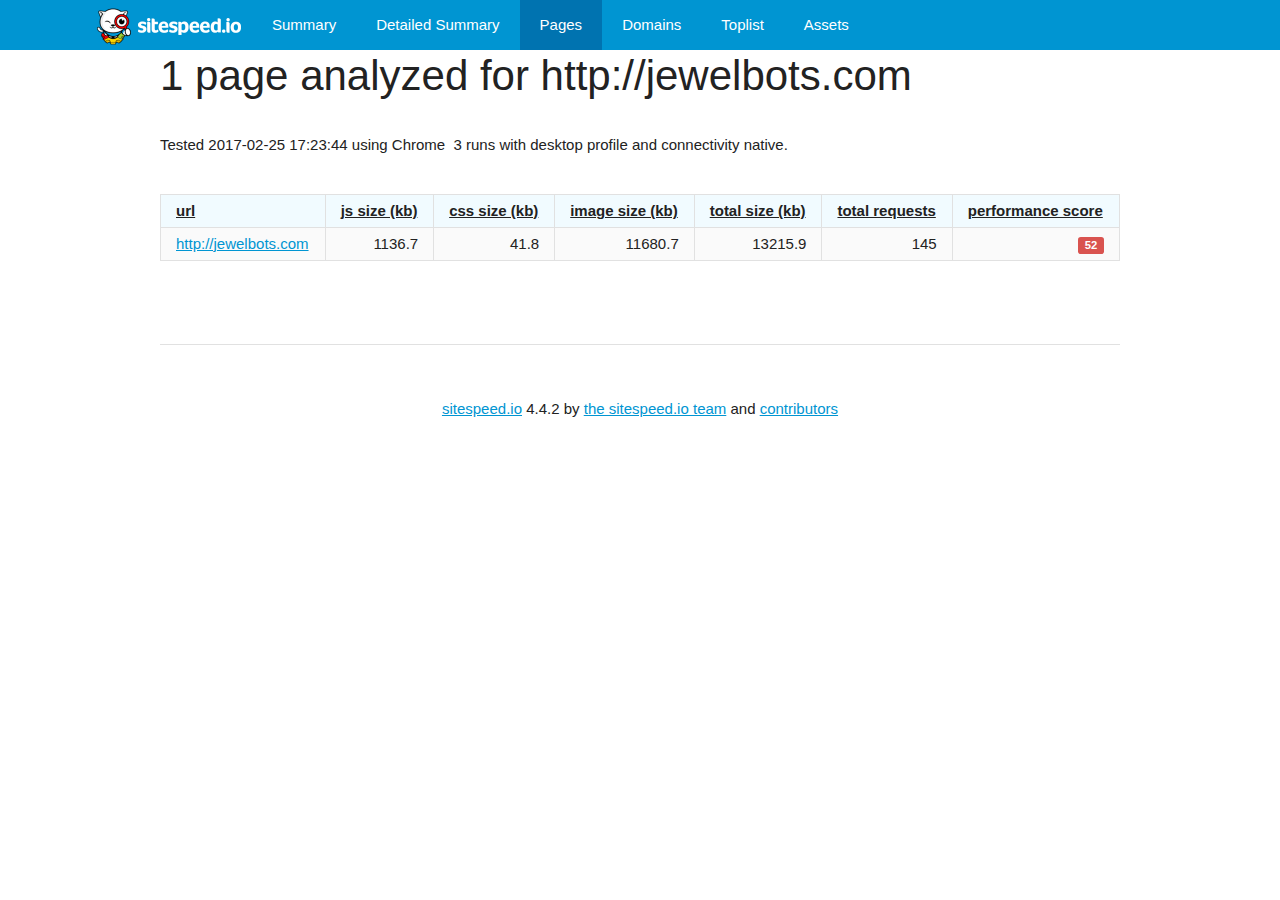
<file: sitespeed-result/jewelbots.com/2017-02-25-17-23-44/pages.html>
<!DOCTYPE html><html lang="en"><head><meta charset="utf-8"><meta name="viewport" content="width=device-width, initial-scale=1"><title>Overview of all tested pages</title><meta name="description" content="See all the tested pages on a high level."><meta name="robots" content="noindex"><link rel="stylesheet" href="css/index.min.css"><link rel="apple-touch-icon-precomposed" sizes="144x144" href="img/ico/sitespeed.io-144.png"><link rel="apple-touch-icon-precomposed" sizes="114x114" href="img/ico/sitespeed.io-114.png"><link rel="apple-touch-icon-precomposed" sizes="72x72" href="img/ico/sitespeed.io-72.png"><link rel="apple-touch-icon-precomposed" href="img/ico/sitespeed.io-57.png"><link rel="shortcut icon" href="img/ico/sitespeed.io.ico"></head><body><div class="darkblue nav"><div class="navgrid"><div class="logo"><a href="https://www.sitespeed.io"><img class="navbar-brand" src="img/sitespeed.io-logo.png" width="162" height="50" alt="sitespeed.io logo"></a></div><ul><li><a href="index.html">Summary</a></li><li><a href="detailed.html">Detailed Summary</a></li><li><a class="active" href="pages.html">Pages</a></li><li><a href="domains.html">Domains</a></li><li><a href="toplist.html">Toplist</a></li><li><a href="assets.html">Assets</a></li></ul></div></div><div class="container"><div class="row"><div class="column"><h2 class="url">1 page analyzed for http://jewelbots.com</h2><p class="small">Tested 2017-02-25 17:23:44 using Chrome &nbsp;3 runs with desktop profile and connectivity native.</p><div class="responsive"><table data-sortable id="pages"><thead><tr><th>url</th><th>js size (kb)</th><th>css size (kb)</th><th>image size (kb)</th><th>total size (kb)</th><th>total requests</th><th>performance score</th></tr></thead><tr><td class="url pagesurl" data-title="URL"><a href="pages/jewelbots.com/index.html">http://jewelbots.com</a></td><td class="number" data-title="Javascript size" data-value="1163975">1136.7</td><td class="number" data-title="CSS size" data-value="42838">41.8</td><td class="number" data-title="Image size" data-value="11961018">11680.7</td><td class="number" data-title="Total size" data-value="13533124">13215.9</td><td class="number" data-title="Requests">145</td><td class="number" data-title="Performance score" data-value="52"><span class="label error">52</span></td></tr></table></div></div></div><footer><hr><p><a href="https://www.sitespeed.io">sitespeed.io</a>  4.4.2  by <a href="https://www.sitespeed.io/aboutus/">the sitespeed.io team</a> and <a href="https://github.com/sitespeedio/sitespeed.io/blob/master/CONTRIBUTORS.md">contributors</a></p></footer></div><script src="js/sortable.min.js"></script></body></html>
</file>
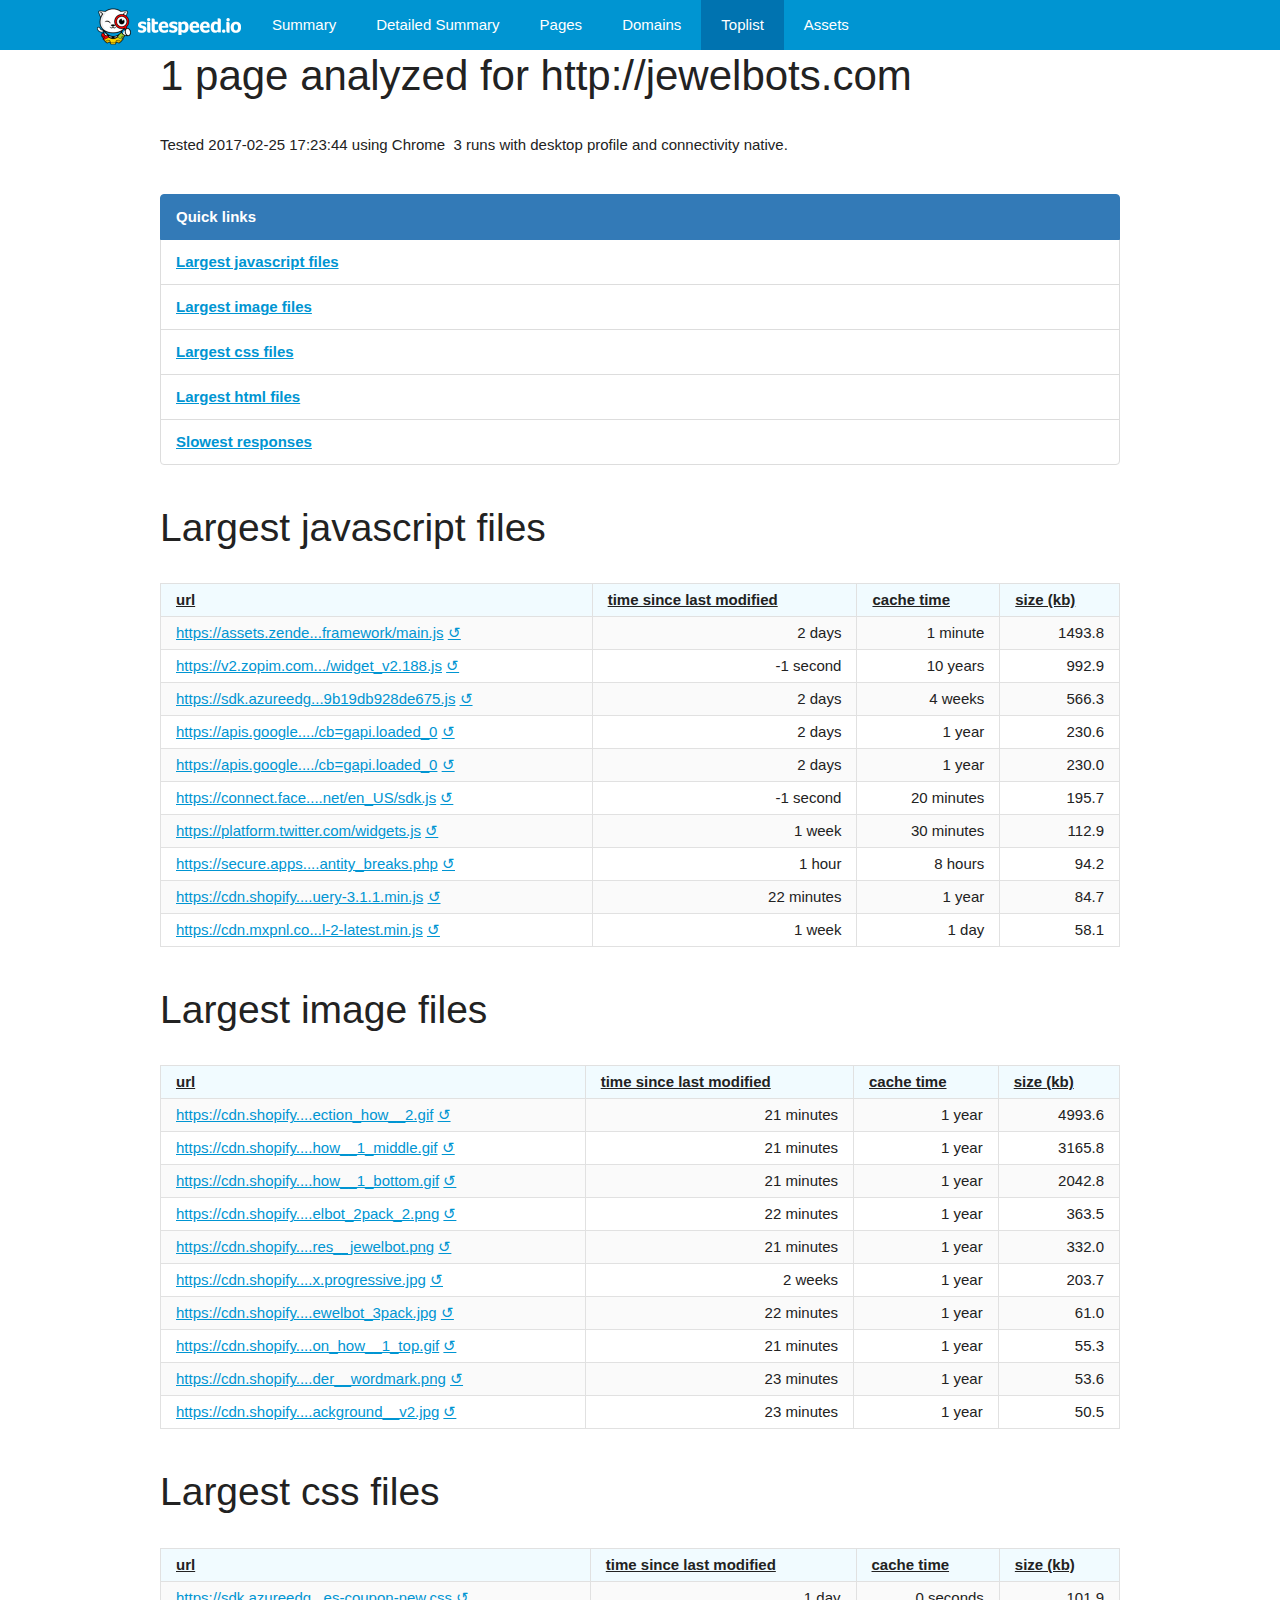
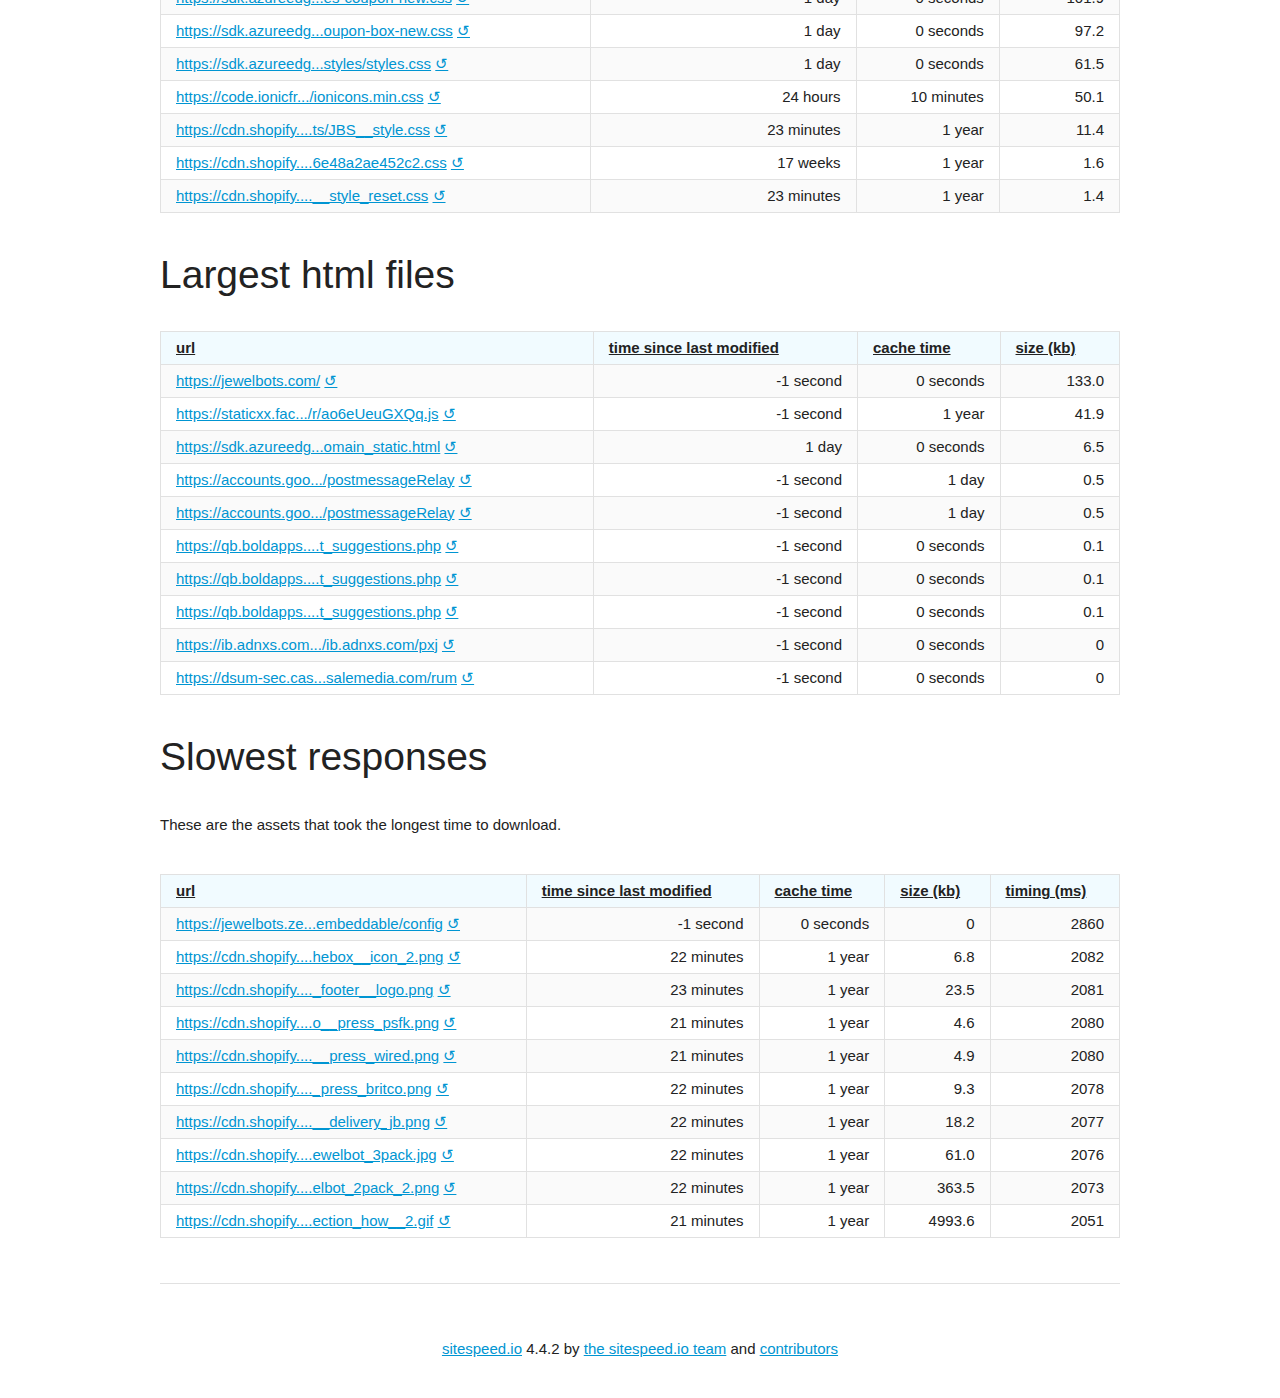
<file: sitespeed-result/jewelbots.com/2017-02-25-17-23-44/toplist.html>
<!DOCTYPE html><html lang="en"><head><meta charset="utf-8"><meta name="viewport" content="width=device-width, initial-scale=1"><title>Largest assets by type </title><meta name="description" content="A list of the largest assets for the analyzed pages."><meta name="robots" content="noindex"><link rel="stylesheet" href="css/index.min.css"><link rel="apple-touch-icon-precomposed" sizes="144x144" href="img/ico/sitespeed.io-144.png"><link rel="apple-touch-icon-precomposed" sizes="114x114" href="img/ico/sitespeed.io-114.png"><link rel="apple-touch-icon-precomposed" sizes="72x72" href="img/ico/sitespeed.io-72.png"><link rel="apple-touch-icon-precomposed" href="img/ico/sitespeed.io-57.png"><link rel="shortcut icon" href="img/ico/sitespeed.io.ico"></head><body><div class="darkblue nav"><div class="navgrid"><div class="logo"><a href="https://www.sitespeed.io"><img class="navbar-brand" src="img/sitespeed.io-logo.png" width="162" height="50" alt="sitespeed.io logo"></a></div><ul><li><a href="index.html">Summary</a></li><li><a href="detailed.html">Detailed Summary</a></li><li><a href="pages.html">Pages</a></li><li><a href="domains.html">Domains</a></li><li><a class="active" href="toplist.html">Toplist</a></li><li><a href="assets.html">Assets</a></li></ul></div></div><div class="container"><h2 class="url">1 page analyzed for http://jewelbots.com</h2><p class="small">Tested 2017-02-25 17:23:44 using Chrome &nbsp;3 runs with desktop profile and connectivity native.</p><ul><li class="group-item active">Quick links</li><li class="group-item"><a href="#javascript">Largest javascript files</a></li><li class="group-item"><a href="#image">Largest image files</a></li><li class="group-item"><a href="#css">Largest css files</a></li><li class="group-item"><a href="#html">Largest html files</a></li><li class="group-item"><a href="#slowest">Slowest responses</a></li></ul><h3>Largest javascript files</h3><div class="responsive"><table data-sortable id="javascript"><thead><tr><th>url</th><th>time since last modified</th><th>cache time</th><th>size (kb)</th></tr></thead><tr><td class="url assetsurl" data-title="URL"><a href="https://assets.zendesk.com/embeddable_framework/main.js">https://assets.zende...framework/main.js</a>&nbsp;<a href="pages/jewelbots.com/index.html">&circlearrowleft;</a></td><td class="number" data-title="last modified" data-value="168682.535">2  days</td><td class="number" data-title="cache time" data-value="60">1  minute</td><td class="number" data-title="size" data-value="1529653">1493.8</td></tr><tr><td class="url assetsurl" data-title="URL"><a href="https://v2.zopim.com/bin/v/widget_v2.188.js">https://v2.zopim.com.../widget_v2.188.js</a>&nbsp;<a href="pages/jewelbots.com/index.html">&circlearrowleft;</a></td><td class="number" data-title="last modified" data-value="-1">-1  second</td><td class="number" data-title="cache time" data-value="315360000">10  years</td><td class="number" data-title="size" data-value="1016740">992.9</td></tr><tr><td class="url assetsurl" data-title="URL"><a href="https://sdk.azureedge.net/js/1.beeketing.3499899b19db928de675.js">https://sdk.azureedg...9b19db928de675.js</a>&nbsp;<a href="pages/jewelbots.com/index.html">&circlearrowleft;</a></td><td class="number" data-title="last modified" data-value="150804.555">2  days</td><td class="number" data-title="cache time" data-value="2592000">4  weeks</td><td class="number" data-title="size" data-value="579925">566.3</td></tr><tr><td class="url assetsurl" data-title="URL"><a href="https://apis.google.com/_/scs/apps-static/_/js/k=oz.gapi.en_US.5KEQsW8zCJM.O/m=client,plusone/rt=j/sv=1/d=1/ed=1/am=EQ/rs=AGLTcCOfLVbEhBnMUxh6YG4cDUn7wasmfA/cb=gapi.loaded_0">https://apis.google..../cb=gapi.loaded_0</a>&nbsp;<a href="pages/jewelbots.com/index.html">&circlearrowleft;</a></td><td class="number" data-title="last modified" data-value="156740.575">2  days</td><td class="number" data-title="cache time" data-value="31536000">1  year</td><td class="number" data-title="size" data-value="236143">230.6</td></tr><tr><td class="url assetsurl" data-title="URL"><a href="https://apis.google.com/_/scs/apps-static/_/js/k=oz.gapi.en_US.5KEQsW8zCJM.O/m=client,plusone/rt=j/sv=1/d=1/ed=1/am=AQ/rs=AGLTcCPqLlDczxDnn-FIb3Jimdfnj7QOTQ/cb=gapi.loaded_0">https://apis.google..../cb=gapi.loaded_0</a>&nbsp;<a href="pages/jewelbots.com/index.html">&circlearrowleft;</a></td><td class="number" data-title="last modified" data-value="156740.609">2  days</td><td class="number" data-title="cache time" data-value="31536000">1  year</td><td class="number" data-title="size" data-value="235497">230.0</td></tr><tr><td class="url assetsurl" data-title="URL"><a href="https://connect.facebook.net/en_US/sdk.js">https://connect.face....net/en_US/sdk.js</a>&nbsp;<a href="pages/jewelbots.com/index.html">&circlearrowleft;</a></td><td class="number" data-title="last modified" data-value="-1">-1  second</td><td class="number" data-title="cache time" data-value="1200">20  minutes</td><td class="number" data-title="size" data-value="200360">195.7</td></tr><tr><td class="url assetsurl" data-title="URL"><a href="https://platform.twitter.com/widgets.js">https://platform.twitter.com/widgets.js</a>&nbsp;<a href="pages/jewelbots.com/index.html">&circlearrowleft;</a></td><td class="number" data-title="last modified" data-value="709966.571">1  week</td><td class="number" data-title="cache time" data-value="1800">30  minutes</td><td class="number" data-title="size" data-value="115599">112.9</td></tr><tr><td class="url assetsurl" data-title="URL"><a href="https://secure.apps.shappify.com/apps/quantity/quantity_breaks.php?shop=jewelbots.myshopify.com">https://secure.apps....antity_breaks.php</a>&nbsp;<a href="pages/jewelbots.com/index.html">&circlearrowleft;</a></td><td class="number" data-title="last modified" data-value="5139.554">1  hour</td><td class="number" data-title="cache time" data-value="28800">8  hours</td><td class="number" data-title="size" data-value="96479">94.2</td></tr><tr><td class="url assetsurl" data-title="URL"><a href="https://cdn.shopify.com/s/files/1/0935/5176/t/10/assets/jquery-3.1.1.min.js?12813217784740707995">https://cdn.shopify....uery-3.1.1.min.js</a>&nbsp;<a href="pages/jewelbots.com/index.html">&circlearrowleft;</a></td><td class="number" data-title="last modified" data-value="1337.534">22  minutes</td><td class="number" data-title="cache time" data-value="31557600">1  year</td><td class="number" data-title="size" data-value="86709">84.7</td></tr><tr><td class="url assetsurl" data-title="URL"><a href="https://cdn.mxpnl.com/libs/mixpanel-2-latest.min.js">https://cdn.mxpnl.co...l-2-latest.min.js</a>&nbsp;<a href="pages/jewelbots.com/index.html">&circlearrowleft;</a></td><td class="number" data-title="last modified" data-value="764949.535">1  week</td><td class="number" data-title="cache time" data-value="86400">1  day</td><td class="number" data-title="size" data-value="59458">58.1</td></tr></table></div><h3>Largest image files</h3><div class="responsive"><table data-sortable id="image"><thead><tr><th>url</th><th>time since last modified</th><th>cache time</th><th>size (kb)</th></tr></thead><tr><td class="url assetsurl" data-title="URL"><a href="https://cdn.shopify.com/s/files/1/0935/5176/t/10/assets/index_section_how__2.gif?12813217784740707995">https://cdn.shopify....ection_how__2.gif</a>&nbsp;<a href="pages/jewelbots.com/index.html">&circlearrowleft;</a></td><td class="number" data-title="last modified" data-value="1244.535">21  minutes</td><td class="number" data-title="cache time" data-value="31557600">1  year</td><td class="number" data-title="size" data-value="5113407">4993.6</td></tr><tr><td class="url assetsurl" data-title="URL"><a href="https://cdn.shopify.com/s/files/1/0935/5176/t/10/assets/index_section_how__1_middle.gif?12813217784740707995">https://cdn.shopify....how__1_middle.gif</a>&nbsp;<a href="pages/jewelbots.com/index.html">&circlearrowleft;</a></td><td class="number" data-title="last modified" data-value="1241.535">21  minutes</td><td class="number" data-title="cache time" data-value="31557600">1  year</td><td class="number" data-title="size" data-value="3241736">3165.8</td></tr><tr><td class="url assetsurl" data-title="URL"><a href="https://cdn.shopify.com/s/files/1/0935/5176/t/10/assets/index_section_how__1_bottom.gif?12813217784740707995">https://cdn.shopify....how__1_bottom.gif</a>&nbsp;<a href="pages/jewelbots.com/index.html">&circlearrowleft;</a></td><td class="number" data-title="last modified" data-value="1242.535">21  minutes</td><td class="number" data-title="cache time" data-value="31557600">1  year</td><td class="number" data-title="size" data-value="2091824">2042.8</td></tr><tr><td class="url assetsurl" data-title="URL"><a href="https://cdn.shopify.com/s/files/1/0935/5176/t/10/assets/index_section_sale__product_jewelbot_2pack_2.png?12813217784740707995">https://cdn.shopify....elbot_2pack_2.png</a>&nbsp;<a href="pages/jewelbots.com/index.html">&circlearrowleft;</a></td><td class="number" data-title="last modified" data-value="1300.535">22  minutes</td><td class="number" data-title="cache time" data-value="31557600">1  year</td><td class="number" data-title="size" data-value="372252">363.5</td></tr><tr><td class="url assetsurl" data-title="URL"><a href="https://cdn.shopify.com/s/files/1/0935/5176/t/10/assets/new_index_section_features__jewelbot.png?12813217784740707995">https://cdn.shopify....res__jewelbot.png</a>&nbsp;<a href="pages/jewelbots.com/index.html">&circlearrowleft;</a></td><td class="number" data-title="last modified" data-value="1274.534">21  minutes</td><td class="number" data-title="cache time" data-value="31557600">1  year</td><td class="number" data-title="size" data-value="339929">332.0</td></tr><tr><td class="url assetsurl" data-title="URL"><a href="https://cdn.shopify.com/s/files/1/0935/5176/files/20161106_160912_1400x1400@2x.progressive.jpg?v=1487090428">https://cdn.shopify....x.progressive.jpg</a>&nbsp;<a href="pages/jewelbots.com/index.html">&circlearrowleft;</a></td><td class="number" data-title="last modified" data-value="971028.535">2  weeks</td><td class="number" data-title="cache time" data-value="31557600">1  year</td><td class="number" data-title="size" data-value="208569">203.7</td></tr><tr><td class="url assetsurl" data-title="URL"><a href="https://cdn.shopify.com/s/files/1/0935/5176/t/10/assets/index_section_sale__product_jewelbot_3pack.jpg?12813217784740707995">https://cdn.shopify....ewelbot_3pack.jpg</a>&nbsp;<a href="pages/jewelbots.com/index.html">&circlearrowleft;</a></td><td class="number" data-title="last modified" data-value="1297.535">22  minutes</td><td class="number" data-title="cache time" data-value="31557600">1  year</td><td class="number" data-title="size" data-value="62474">61.0</td></tr><tr><td class="url assetsurl" data-title="URL"><a href="https://cdn.shopify.com/s/files/1/0935/5176/t/10/assets/index_section_how__1_top.gif?12813217784740707995">https://cdn.shopify....on_how__1_top.gif</a>&nbsp;<a href="pages/jewelbots.com/index.html">&circlearrowleft;</a></td><td class="number" data-title="last modified" data-value="1247.534">21  minutes</td><td class="number" data-title="cache time" data-value="31557600">1  year</td><td class="number" data-title="size" data-value="56621">55.3</td></tr><tr><td class="url assetsurl" data-title="URL"><a href="https://cdn.shopify.com/s/files/1/0935/5176/t/10/assets/JBS__section_header__wordmark.png?12813217784740707995">https://cdn.shopify....der__wordmark.png</a>&nbsp;<a href="pages/jewelbots.com/index.html">&circlearrowleft;</a></td><td class="number" data-title="last modified" data-value="1381.534">23  minutes</td><td class="number" data-title="cache time" data-value="31557600">1  year</td><td class="number" data-title="size" data-value="54920">53.6</td></tr><tr><td class="url assetsurl" data-title="URL"><a href="https://cdn.shopify.com/s/files/1/0935/5176/t/10/assets/JBS__newsletter_static__background__v2.jpg?12813217784740707995">https://cdn.shopify....ackground__v2.jpg</a>&nbsp;<a href="pages/jewelbots.com/index.html">&circlearrowleft;</a></td><td class="number" data-title="last modified" data-value="1389.536">23  minutes</td><td class="number" data-title="cache time" data-value="31557600">1  year</td><td class="number" data-title="size" data-value="51739">50.5</td></tr></table></div><h3>Largest css files</h3><div class="responsive"><table data-sortable id="css"><thead><tr><th>url</th><th>time since last modified</th><th>cache time</th><th>size (kb)</th></tr></thead><tr><td class="url assetsurl" data-title="URL"><a href="https://sdk.azureedge.net/coupon_box/assets/styles/styles-coupon-new.css?v=1487945488415142">https://sdk.azureedg...es-coupon-new.css</a>&nbsp;<a href="pages/jewelbots.com/index.html">&circlearrowleft;</a></td><td class="number" data-title="last modified" data-value="115837.57">1  day</td><td class="number" data-title="cache time" data-value="0">0  seconds</td><td class="number" data-title="size" data-value="104390">101.9</td></tr><tr><td class="url assetsurl" data-title="URL"><a href="https://sdk.azureedge.net/coupon_box/assets/styles/styles-coupon-box-new.css?v=1487945488415142">https://sdk.azureedg...oupon-box-new.css</a>&nbsp;<a href="pages/jewelbots.com/index.html">&circlearrowleft;</a></td><td class="number" data-title="last modified" data-value="115837.57">1  day</td><td class="number" data-title="cache time" data-value="0">0  seconds</td><td class="number" data-title="size" data-value="99557">97.2</td></tr><tr><td class="url assetsurl" data-title="URL"><a href="https://sdk.azureedge.net/core/assets/styles/styles.css?v=1487945488415142">https://sdk.azureedg...styles/styles.css</a>&nbsp;<a href="pages/jewelbots.com/index.html">&circlearrowleft;</a></td><td class="number" data-title="last modified" data-value="115838.555">1  day</td><td class="number" data-title="cache time" data-value="0">0  seconds</td><td class="number" data-title="size" data-value="62933">61.5</td></tr><tr><td class="url assetsurl" data-title="URL"><a href="https://code.ionicframework.com/ionicons/2.0.1/css/ionicons.min.css">https://code.ionicfr.../ionicons.min.css</a>&nbsp;<a href="pages/jewelbots.com/index.html">&circlearrowleft;</a></td><td class="number" data-title="last modified" data-value="86202.534">24  hours</td><td class="number" data-title="cache time" data-value="600">10  minutes</td><td class="number" data-title="size" data-value="51284">50.1</td></tr><tr><td class="url assetsurl" data-title="URL"><a href="https://cdn.shopify.com/s/files/1/0935/5176/t/10/assets/JBS__style.css?12813217784740707995">https://cdn.shopify....ts/JBS__style.css</a>&nbsp;<a href="pages/jewelbots.com/index.html">&circlearrowleft;</a></td><td class="number" data-title="last modified" data-value="1380.534">23  minutes</td><td class="number" data-title="cache time" data-value="31557600">1  year</td><td class="number" data-title="size" data-value="11723">11.4</td></tr><tr><td class="url assetsurl" data-title="URL"><a href="https://cdn.shopify.com/s/assets/storefront/additional-checkout-buttons-e666b0b8a20c90d1eaafcc0f38897f2b4ab8af21f68426b37926e48a2ae452c2.css">https://cdn.shopify....6e48a2ae452c2.css</a>&nbsp;<a href="pages/jewelbots.com/index.html">&circlearrowleft;</a></td><td class="number" data-title="last modified" data-value="10119073.534">17  weeks</td><td class="number" data-title="cache time" data-value="31557600">1  year</td><td class="number" data-title="size" data-value="1644">1.6</td></tr><tr><td class="url assetsurl" data-title="URL"><a href="https://cdn.shopify.com/s/files/1/0935/5176/t/10/assets/JBS__style_reset.css?12813217784740707995">https://cdn.shopify....__style_reset.css</a>&nbsp;<a href="pages/jewelbots.com/index.html">&circlearrowleft;</a></td><td class="number" data-title="last modified" data-value="1379.534">23  minutes</td><td class="number" data-title="cache time" data-value="31557600">1  year</td><td class="number" data-title="size" data-value="1440">1.4</td></tr></table></div><h3>Largest html files</h3><div class="responsive"><table data-sortable id="html"><thead><tr><th>url</th><th>time since last modified</th><th>cache time</th><th>size (kb)</th></tr></thead><tr><td class="url assetsurl" data-title="URL"><a href="https://jewelbots.com/">https://jewelbots.com/</a>&nbsp;<a href="pages/jewelbots.com/index.html">&circlearrowleft;</a></td><td class="number" data-title="last modified" data-value="-1">-1  second</td><td class="number" data-title="cache time" data-value="0">0  seconds</td><td class="number" data-title="size" data-value="136228">133.0</td></tr><tr><td class="url assetsurl" data-title="URL"><a href="https://staticxx.facebook.com/connect/xd_arbiter/r/ao6eUeuGXQq.js?version=42">https://staticxx.fac.../r/ao6eUeuGXQq.js</a>&nbsp;<a href="pages/jewelbots.com/index.html">&circlearrowleft;</a></td><td class="number" data-title="last modified" data-value="-1">-1  second</td><td class="number" data-title="cache time" data-value="31536000">1  year</td><td class="number" data-title="size" data-value="42935">41.9</td></tr><tr><td class="url assetsurl" data-title="URL"><a href="https://sdk.azureedge.net/core/assets/html/cross_domain_static.html?v=1487945488415142">https://sdk.azureedg...omain_static.html</a>&nbsp;<a href="pages/jewelbots.com/index.html">&circlearrowleft;</a></td><td class="number" data-title="last modified" data-value="115949.57">1  day</td><td class="number" data-title="cache time" data-value="0">0  seconds</td><td class="number" data-title="size" data-value="6668">6.5</td></tr><tr><td class="url assetsurl" data-title="URL"><a href="https://accounts.google.com/o/oauth2/postmessageRelay?parent=https%3A%2F%2Fjewelbots.com&amp;jsh=m%3B%2F_%2Fscs%2Fapps-static%2F_%2Fjs%2Fk%3Doz.gapi.en_US.5KEQsW8zCJM.O%2Fm%3D__features__%2Fam%3DEQ%2Frt%3Dj%2Fd%3D1%2Frs%3DAGLTcCOfLVbEhBnMUxh6YG4cDUn7wasmfA">https://accounts.goo.../postmessageRelay</a>&nbsp;<a href="pages/jewelbots.com/index.html">&circlearrowleft;</a></td><td class="number" data-title="last modified" data-value="-1">-1  second</td><td class="number" data-title="cache time" data-value="86400">1  day</td><td class="number" data-title="size" data-value="506">0.5</td></tr><tr><td class="url assetsurl" data-title="URL"><a href="https://accounts.google.com/o/oauth2/postmessageRelay?parent=https%3A%2F%2Fjewelbots.com&amp;jsh=m%3B%2F_%2Fscs%2Fapps-static%2F_%2Fjs%2Fk%3Doz.gapi.en_US.5KEQsW8zCJM.O%2Fm%3D__features__%2Fam%3DAQ%2Frt%3Dj%2Fd%3D1%2Frs%3DAGLTcCPqLlDczxDnn-FIb3Jimdfnj7QOTQ">https://accounts.goo.../postmessageRelay</a>&nbsp;<a href="pages/jewelbots.com/index.html">&circlearrowleft;</a></td><td class="number" data-title="last modified" data-value="-1">-1  second</td><td class="number" data-title="cache time" data-value="86400">1  day</td><td class="number" data-title="size" data-value="506">0.5</td></tr><tr><td class="url assetsurl" data-title="URL"><a href="https://qb.boldapps.net/get_suggestions.php?1488061452744&amp;shop=jewelbots.myshopify.com">https://qb.boldapps....t_suggestions.php</a>&nbsp;<a href="pages/jewelbots.com/index.html">&circlearrowleft;</a></td><td class="number" data-title="last modified" data-value="-1">-1  second</td><td class="number" data-title="cache time" data-value="0">0  seconds</td><td class="number" data-title="size" data-value="91">0.1</td></tr><tr><td class="url assetsurl" data-title="URL"><a href="https://qb.boldapps.net/get_suggestions.php?1488061443519&amp;shop=jewelbots.myshopify.com">https://qb.boldapps....t_suggestions.php</a>&nbsp;<a href="pages/jewelbots.com/index.html">&circlearrowleft;</a></td><td class="number" data-title="last modified" data-value="-1">-1  second</td><td class="number" data-title="cache time" data-value="0">0  seconds</td><td class="number" data-title="size" data-value="91">0.1</td></tr><tr><td class="url assetsurl" data-title="URL"><a href="https://qb.boldapps.net/get_suggestions.php?1488061431602&amp;shop=jewelbots.myshopify.com">https://qb.boldapps....t_suggestions.php</a>&nbsp;<a href="pages/jewelbots.com/index.html">&circlearrowleft;</a></td><td class="number" data-title="last modified" data-value="-1">-1  second</td><td class="number" data-title="cache time" data-value="0">0  seconds</td><td class="number" data-title="size" data-value="91">0.1</td></tr><tr><td class="url assetsurl" data-title="URL"><a href="https://ib.adnxs.com/pxj?bidder=172&amp;seg=802787&amp;action=setuid(%27MjdlMzQyZDA1NmNkYzk1NmEwZTllOWQ0MTU4NzM1MDg%27)">https://ib.adnxs.com.../ib.adnxs.com/pxj</a>&nbsp;<a href="pages/jewelbots.com/index.html">&circlearrowleft;</a></td><td class="number" data-title="last modified" data-value="-1">-1  second</td><td class="number" data-title="cache time" data-value="0">0  seconds</td><td class="number" data-title="size" data-value="0">0</td></tr><tr><td class="url assetsurl" data-title="URL"><a href="https://dsum-sec.casalemedia.com/rum?cm_dsp_id=105&amp;external_user_id=MjdlMzQyZDA1NmNkYzk1NmEwZTllOWQ0MTU4NzM1MDg&amp;expiration=1519597430">https://dsum-sec.cas...salemedia.com/rum</a>&nbsp;<a href="pages/jewelbots.com/index.html">&circlearrowleft;</a></td><td class="number" data-title="last modified" data-value="-1">-1  second</td><td class="number" data-title="cache time" data-value="0">0  seconds</td><td class="number" data-title="size" data-value="0">0</td></tr></table></div><h3>Slowest responses</h3><p>These are the assets that took the longest time to download.</p><div class="responsive"><table data-sortable id="slowest"><thead><tr><th>url</th><th>time since last modified</th><th>cache time</th><th>size (kb)</th><th>timing (ms)</th></tr></thead><tr><td class="url assetsurl" data-title="URL"><a href="https://jewelbots.zendesk.com/embeddable/config">https://jewelbots.ze...embeddable/config</a>&nbsp;<a href="pages/jewelbots.com/index.html">&circlearrowleft;</a></td><td class="number" data-title="last modified" data-value="-1">-1  second</td><td class="number" data-title="cache time" data-value="0">0  seconds</td><td class="number" data-title="size" data-value="0">0</td><td class="number" data-title="timing">2860</td></tr><tr><td class="url assetsurl" data-title="URL"><a href="https://cdn.shopify.com/s/files/1/0935/5176/t/10/assets/new_index_section_outofthebox__icon_2.png?12813217784740707995">https://cdn.shopify....hebox__icon_2.png</a>&nbsp;<a href="pages/jewelbots.com/index.html">&circlearrowleft;</a></td><td class="number" data-title="last modified" data-value="1329.578">22  minutes</td><td class="number" data-title="cache time" data-value="31557600">1  year</td><td class="number" data-title="size" data-value="6940">6.8</td><td class="number" data-title="timing">2082</td></tr><tr><td class="url assetsurl" data-title="URL"><a href="https://cdn.shopify.com/s/files/1/0935/5176/t/10/assets/JBS__section_footer__logo.png?12813217784740707995">https://cdn.shopify...._footer__logo.png</a>&nbsp;<a href="pages/jewelbots.com/index.html">&circlearrowleft;</a></td><td class="number" data-title="last modified" data-value="1381.578">23  minutes</td><td class="number" data-title="cache time" data-value="31557600">1  year</td><td class="number" data-title="size" data-value="24114">23.5</td><td class="number" data-title="timing">2081</td></tr><tr><td class="url assetsurl" data-title="URL"><a href="https://cdn.shopify.com/s/files/1/0935/5176/t/10/assets/index_section_hero__press_psfk.png?12813217784740707995">https://cdn.shopify....o__press_psfk.png</a>&nbsp;<a href="pages/jewelbots.com/index.html">&circlearrowleft;</a></td><td class="number" data-title="last modified" data-value="1264.578">21  minutes</td><td class="number" data-title="cache time" data-value="31557600">1  year</td><td class="number" data-title="size" data-value="4756">4.6</td><td class="number" data-title="timing">2080</td></tr><tr><td class="url assetsurl" data-title="URL"><a href="https://cdn.shopify.com/s/files/1/0935/5176/t/10/assets/index_section_hero__press_wired.png?12813217784740707995">https://cdn.shopify....__press_wired.png</a>&nbsp;<a href="pages/jewelbots.com/index.html">&circlearrowleft;</a></td><td class="number" data-title="last modified" data-value="1243.578">21  minutes</td><td class="number" data-title="cache time" data-value="31557600">1  year</td><td class="number" data-title="size" data-value="5007">4.9</td><td class="number" data-title="timing">2080</td></tr><tr><td class="url assetsurl" data-title="URL"><a href="https://cdn.shopify.com/s/files/1/0935/5176/t/10/assets/index_section_hero__press_britco.png?12813217784740707995">https://cdn.shopify...._press_britco.png</a>&nbsp;<a href="pages/jewelbots.com/index.html">&circlearrowleft;</a></td><td class="number" data-title="last modified" data-value="1301.578">22  minutes</td><td class="number" data-title="cache time" data-value="31557600">1  year</td><td class="number" data-title="size" data-value="9484">9.3</td><td class="number" data-title="timing">2078</td></tr><tr><td class="url assetsurl" data-title="URL"><a href="https://cdn.shopify.com/s/files/1/0935/5176/t/10/assets/index_section_sale__delivery_jb.png?12813217784740707995">https://cdn.shopify....__delivery_jb.png</a>&nbsp;<a href="pages/jewelbots.com/index.html">&circlearrowleft;</a></td><td class="number" data-title="last modified" data-value="1315.578">22  minutes</td><td class="number" data-title="cache time" data-value="31557600">1  year</td><td class="number" data-title="size" data-value="18622">18.2</td><td class="number" data-title="timing">2077</td></tr><tr><td class="url assetsurl" data-title="URL"><a href="https://cdn.shopify.com/s/files/1/0935/5176/t/10/assets/index_section_sale__product_jewelbot_3pack.jpg?12813217784740707995">https://cdn.shopify....ewelbot_3pack.jpg</a>&nbsp;<a href="pages/jewelbots.com/index.html">&circlearrowleft;</a></td><td class="number" data-title="last modified" data-value="1297.578">22  minutes</td><td class="number" data-title="cache time" data-value="31557600">1  year</td><td class="number" data-title="size" data-value="62474">61.0</td><td class="number" data-title="timing">2076</td></tr><tr><td class="url assetsurl" data-title="URL"><a href="https://cdn.shopify.com/s/files/1/0935/5176/t/10/assets/index_section_sale__product_jewelbot_2pack_2.png?12813217784740707995">https://cdn.shopify....elbot_2pack_2.png</a>&nbsp;<a href="pages/jewelbots.com/index.html">&circlearrowleft;</a></td><td class="number" data-title="last modified" data-value="1300.578">22  minutes</td><td class="number" data-title="cache time" data-value="31557600">1  year</td><td class="number" data-title="size" data-value="372252">363.5</td><td class="number" data-title="timing">2073</td></tr><tr><td class="url assetsurl" data-title="URL"><a href="https://cdn.shopify.com/s/files/1/0935/5176/t/10/assets/index_section_how__2.gif?12813217784740707995">https://cdn.shopify....ection_how__2.gif</a>&nbsp;<a href="pages/jewelbots.com/index.html">&circlearrowleft;</a></td><td class="number" data-title="last modified" data-value="1244.578">21  minutes</td><td class="number" data-title="cache time" data-value="31557600">1  year</td><td class="number" data-title="size" data-value="5113407">4993.6</td><td class="number" data-title="timing">2051</td></tr></table></div><footer><hr><p><a href="https://www.sitespeed.io">sitespeed.io</a>  4.4.2  by <a href="https://www.sitespeed.io/aboutus/">the sitespeed.io team</a> and <a href="https://github.com/sitespeedio/sitespeed.io/blob/master/CONTRIBUTORS.md">contributors</a></p></footer></div><script src="js/sortable.min.js"></script></body></html>
</file>
